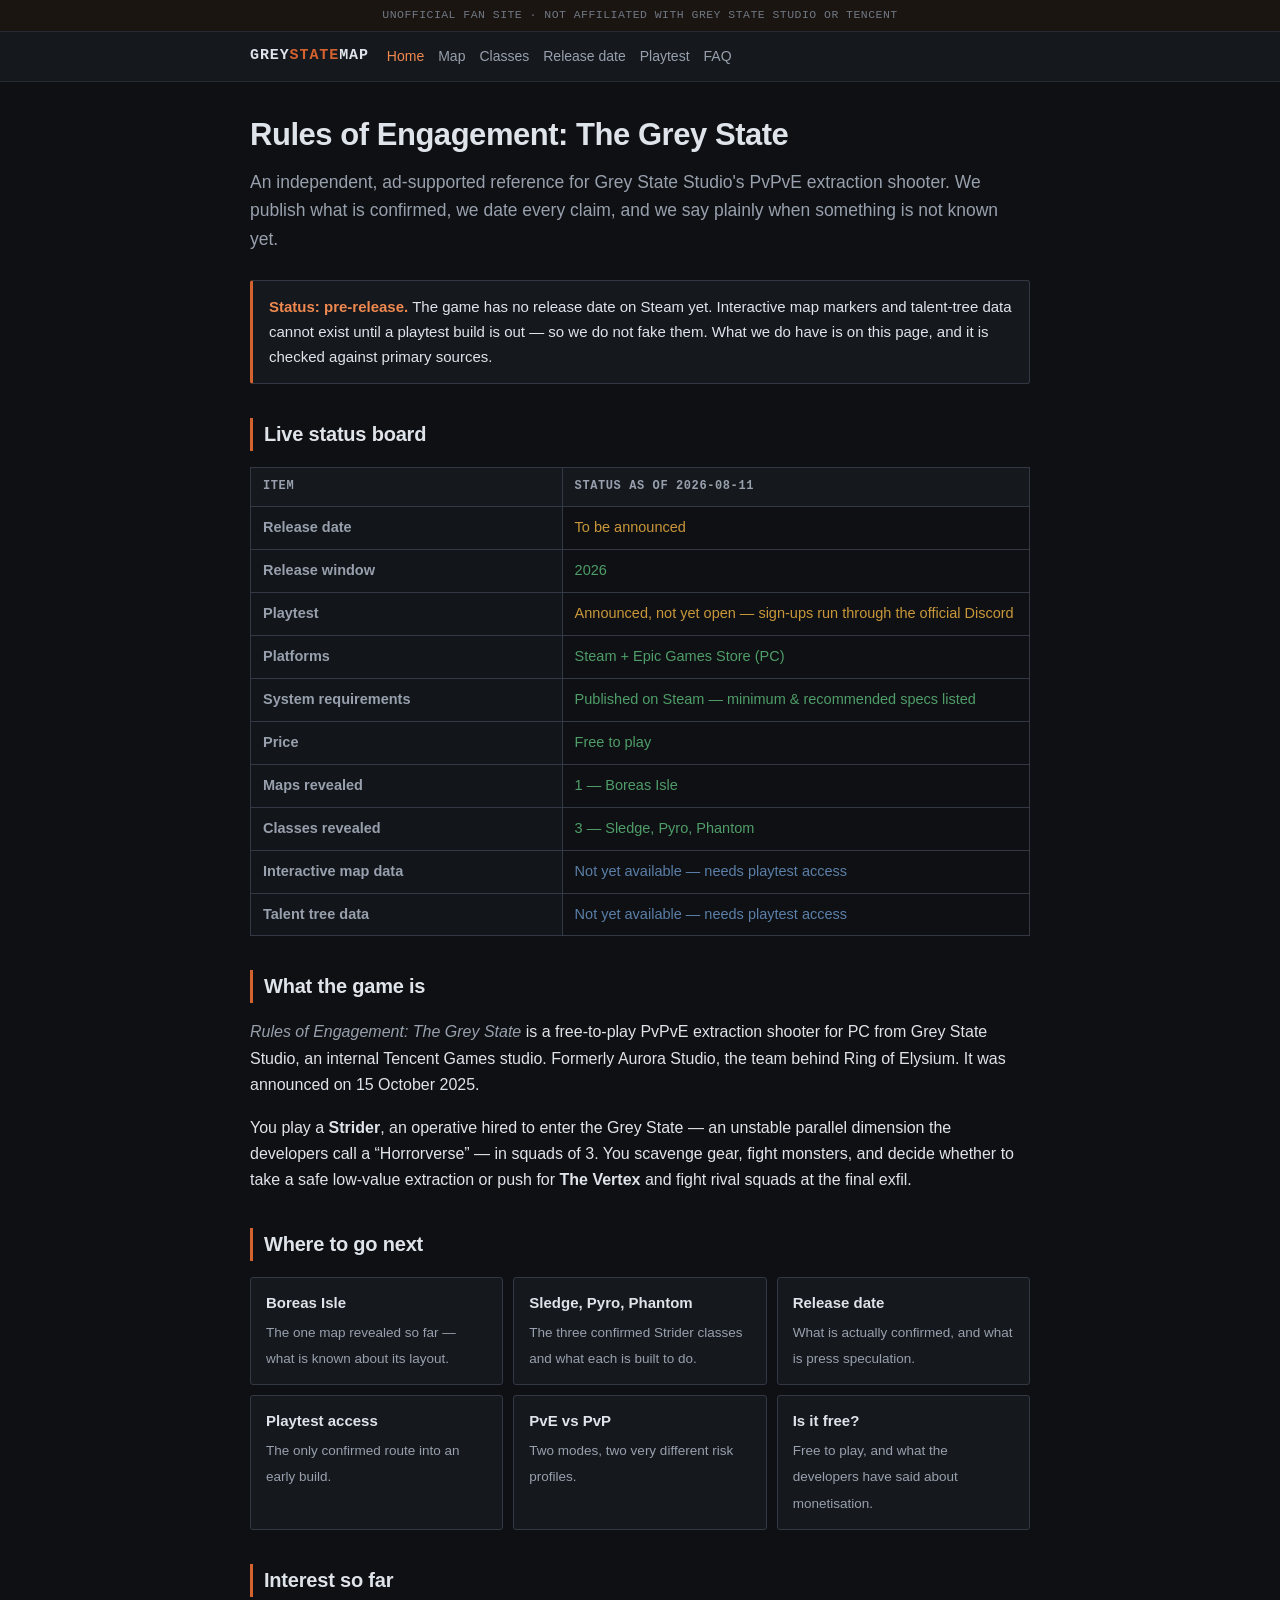
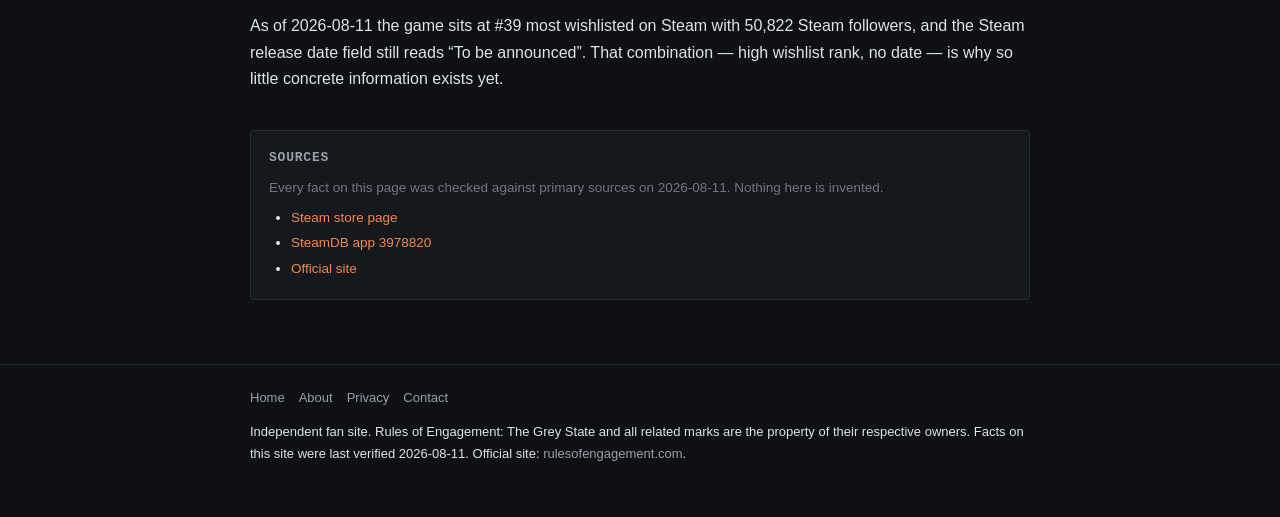
<file: index.html>
<!DOCTYPE html>
<html lang="en">
<head>
<meta charset="utf-8">
<meta name="viewport" content="width=device-width,initial-scale=1">
<title>Rules of Engagement: The Grey State — Map, Classes &amp; Release Tracker</title>
<meta name="description" content="Independent tracker for Rules of Engagement: The Grey State. Release status, Boreas Isle map, the three Strider classes, playtest access and a verified fact log.">
<link rel="canonical" href="https://greystatemap.com/">
<meta property="og:type" content="website">
<meta property="og:title" content="Rules of Engagement: The Grey State — Map, Classes &amp; Release Tracker">
<meta property="og:description" content="Independent tracker for Rules of Engagement: The Grey State. Release status, Boreas Isle map, the three Strider classes, playtest access and a verified fact log.">
<meta property="og:url" content="https://greystatemap.com/">
<meta property="og:site_name" content="GreyStateMap">
<meta name="twitter:card" content="summary_large_image">
<meta name="robots" content="index,follow,max-image-preview:large">
<link rel="icon" href="data:image/svg+xml,<svg xmlns='http://www.w3.org/2000/svg' viewBox='0 0 100 100'><rect width='100' height='100' rx='18' fill='%230e1013'/><path d='M22 74 L50 26 L78 74 Z' fill='none' stroke='%23d4622f' stroke-width='9' stroke-linejoin='round'/><circle cx='50' cy='62' r='7' fill='%23dfe3ea'/></svg>">
<meta property="og:image" content="https://greystatemap.com/og.png">
<meta name="twitter:image" content="https://greystatemap.com/og.png">
<link rel="stylesheet" href="style.css">
<meta name="msvalidate.01" content="692246642874888303302882D98ADB17"><script async src="https://www.googletagmanager.com/gtag/js?id=G-WZKBNHZBZ5"></script><script>window.dataLayer=window.dataLayer||[];function gtag(){dataLayer.push(arguments);}gtag("js",new Date());gtag("config","G-WZKBNHZBZ5");</script>
<script type="application/ld+json">{"@context":"https://schema.org","@type":"VideoGame",
"name":"Rules of Engagement: The Grey State",
"alternateName":"ROE: The Grey State",
"gamePlatform":"PC",
"applicationCategory":"Game",
"publisher":{"@type":"Organization","name":"Grey State Studio"},
"author":{"@type":"Organization","name":"Grey State Studio"},
"sameAs":["https://store.steampowered.com/app/3978820/","https://rulesofengagement.com/"]}</script>
</head>
<body>
<div class="unofficial">UNOFFICIAL FAN SITE &middot; NOT AFFILIATED WITH GREY STATE STUDIO OR TENCENT</div>
<header class="site"><div class="wrap"><div class="bar">
<a class="logo" href="/">GREY<span>STATE</span>MAP</a>
<nav class="main"><a href="/" aria-current="page">Home</a><a href="/boreas-isle-map">Map</a><a href="/classes">Classes</a><a href="/release-date">Release date</a><a href="/playtest">Playtest</a><a href="/faq">FAQ</a></nav>
</div></div></header>
<main><div class="wrap">
<h1>Rules of Engagement: The Grey State</h1>
<p class="lede">An independent, ad-supported reference for Grey State Studio's PvPvE extraction shooter. We publish what is confirmed, we date every claim, and we say plainly when something is not known yet.</p>

<div class="callout">
  <strong>Status: pre-release.</strong> The game has no release date on Steam yet. Interactive map
  markers and talent-tree data cannot exist until a playtest build is out — so we do not fake them.
  What we do have is on this page, and it is checked against primary sources.
</div>

<h2>Live status board</h2>
<table class="tracker"><thead><tr><th>Item</th><th>Status as of 2026-08-11</th></tr></thead><tbody><tr><th scope="row">Release date</th><td class="s-warn">To be announced</td></tr><tr><th scope="row">Release window</th><td class="s-ok">2026</td></tr><tr><th scope="row">Playtest</th><td class="s-warn">Announced, not yet open — sign-ups run through the official Discord</td></tr><tr><th scope="row">Platforms</th><td class="s-ok">Steam + Epic Games Store (PC)</td></tr><tr><th scope="row">System requirements</th><td class="s-ok">Published on Steam — minimum &amp; recommended specs listed</td></tr><tr><th scope="row">Price</th><td class="s-ok">Free to play</td></tr><tr><th scope="row">Maps revealed</th><td class="s-ok">1 — Boreas Isle</td></tr><tr><th scope="row">Classes revealed</th><td class="s-ok">3 — Sledge, Pyro, Phantom</td></tr><tr><th scope="row">Interactive map data</th><td class="s-wait">Not yet available — needs playtest access</td></tr><tr><th scope="row">Talent tree data</th><td class="s-wait">Not yet available — needs playtest access</td></tr></tbody></table>

<h2>What the game is</h2>
<p><em>Rules of Engagement: The Grey State</em> is a free-to-play PvPvE extraction shooter for PC from Grey State Studio,
an internal Tencent Games studio. Formerly Aurora Studio, the team behind Ring of Elysium. It was announced on
15 October 2025.</p>
<p>You play a <strong>Strider</strong>, an operative hired to enter the Grey State — an
unstable parallel dimension the developers call a &ldquo;Horrorverse&rdquo; — in squads of
3. You scavenge gear, fight monsters, and decide whether to take a safe low-value
extraction or push for <strong>The Vertex</strong> and fight rival squads at the final exfil.</p>

<h2>Where to go next</h2>
<ul class="cards">
  <li><a href="/boreas-isle-map"><strong>Boreas Isle</strong><span>The one map revealed so far — what is known about its layout.</span></a></li>
  <li><a href="/classes"><strong>Sledge, Pyro, Phantom</strong><span>The three confirmed Strider classes and what each is built to do.</span></a></li>
  <li><a href="/release-date"><strong>Release date</strong><span>What is actually confirmed, and what is press speculation.</span></a></li>
  <li><a href="/playtest"><strong>Playtest access</strong><span>The only confirmed route into an early build.</span></a></li>
  <li><a href="/pve-vs-pvp"><strong>PvE vs PvP</strong><span>Two modes, two very different risk profiles.</span></a></li>
  <li><a href="/is-it-free"><strong>Is it free?</strong><span>Free to play, and what the developers have said about monetisation.</span></a></li>
</ul>

<h2>Interest so far</h2>
<p>As of 2026-08-11 the game sits at #39 most wishlisted on Steam with 50,822 Steam followers, and the Steam
release date field still reads &ldquo;To be announced&rdquo;. That combination — high wishlist rank,
no date — is why so little concrete information exists yet.</p>

<div class="sources"><h2>Sources</h2><p>Every fact on this page was checked against primary sources on 2026-08-11. Nothing here is invented.</p><ul><li><a href="https://store.steampowered.com/app/3978820/Rules_of_Engagement_The_Grey_State/" rel="nofollow noopener" target="_blank">Steam store page</a></li><li><a href="https://steamdb.info/app/3978820/" rel="nofollow noopener" target="_blank">SteamDB app 3978820</a></li><li><a href="https://rulesofengagement.com/" rel="nofollow noopener" target="_blank">Official site</a></li></ul></div>

</div></main>
<footer class="site"><div class="wrap">
<nav><a href="/">Home</a><a href="/about">About</a><a href="/privacy">Privacy</a>
<a href="mailto:contact@greystatemap.com">Contact</a></nav>
<p>Independent fan site. Rules of Engagement: The Grey State and all related marks are the property of their respective owners.
Facts on this site were last verified 2026-08-11. Official site:
<a href="https://rulesofengagement.com/" rel="nofollow noopener" target="_blank">rulesofengagement.com</a>.</p>
</div></footer>
</body>
</html>
</file>
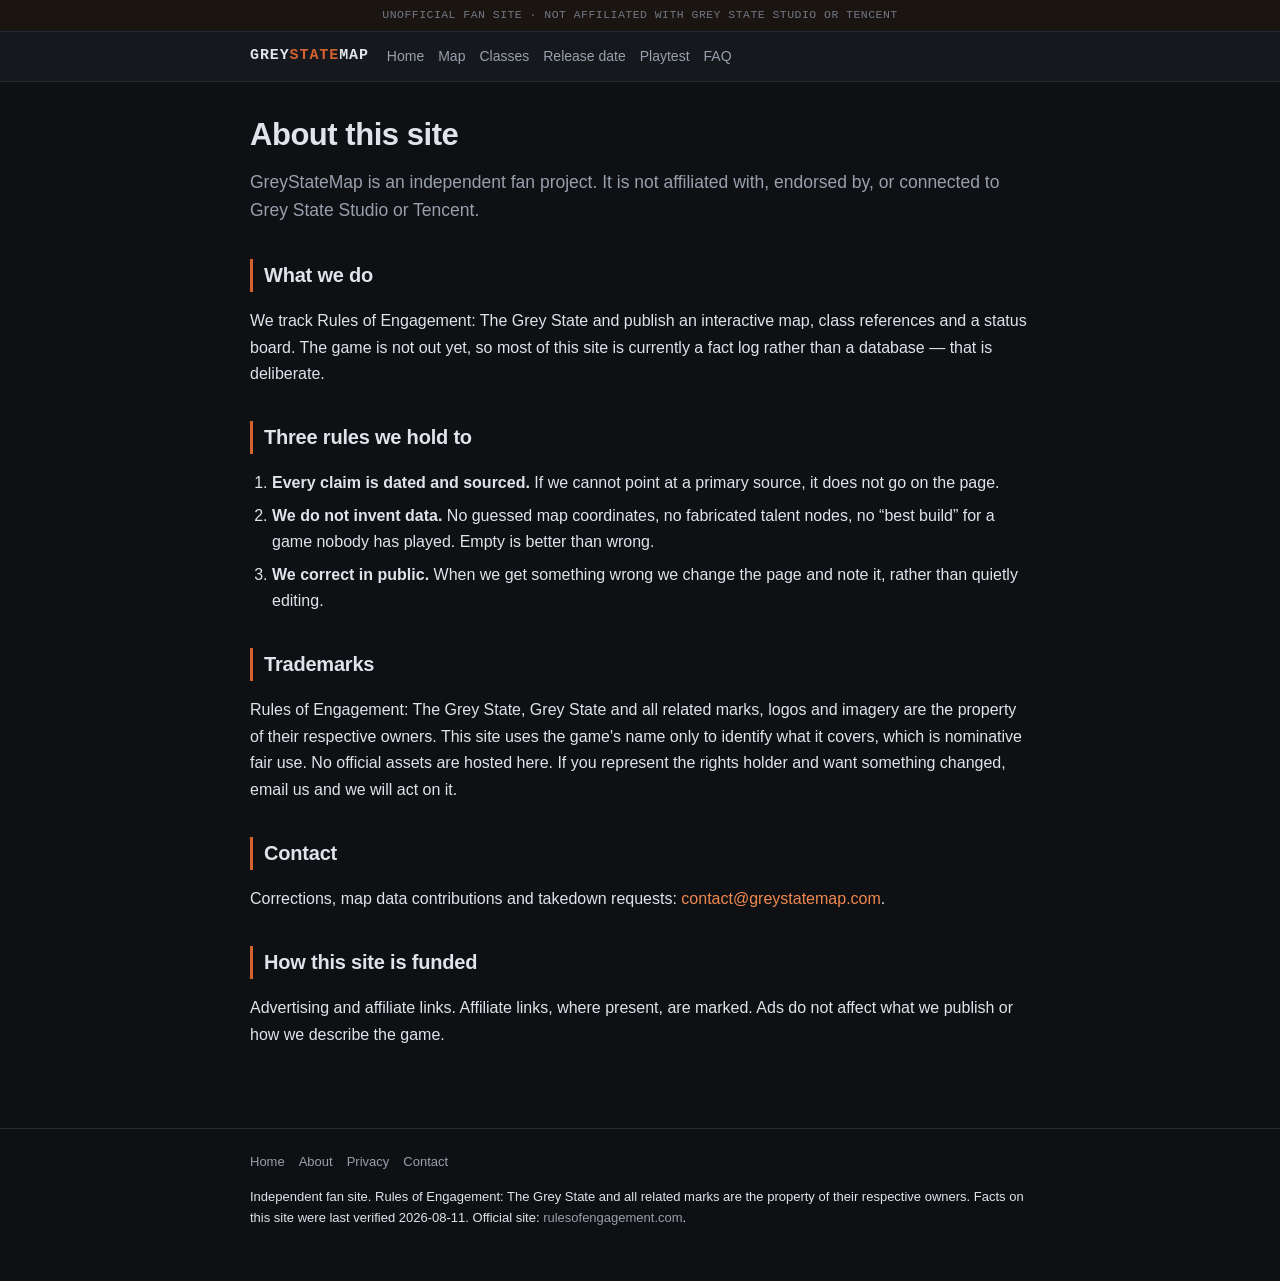
<file: about.html>
<!DOCTYPE html>
<html lang="en">
<head>
<meta charset="utf-8">
<meta name="viewport" content="width=device-width,initial-scale=1">
<title>About GreyStateMap — An Independent Fan Reference</title>
<meta name="description" content="GreyStateMap is an independent, unofficial reference site for Rules of Engagement: The Grey State. How we source facts, what we refuse to publish, and how to reach us.">
<link rel="canonical" href="https://greystatemap.com/about">
<meta property="og:type" content="website">
<meta property="og:title" content="About GreyStateMap — An Independent Fan Reference">
<meta property="og:description" content="GreyStateMap is an independent, unofficial reference site for Rules of Engagement: The Grey State. How we source facts, what we refuse to publish, and how to reach us.">
<meta property="og:url" content="https://greystatemap.com/about">
<meta property="og:site_name" content="GreyStateMap">
<meta name="twitter:card" content="summary_large_image">
<meta name="robots" content="index,follow,max-image-preview:large">
<link rel="icon" href="data:image/svg+xml,<svg xmlns='http://www.w3.org/2000/svg' viewBox='0 0 100 100'><rect width='100' height='100' rx='18' fill='%230e1013'/><path d='M22 74 L50 26 L78 74 Z' fill='none' stroke='%23d4622f' stroke-width='9' stroke-linejoin='round'/><circle cx='50' cy='62' r='7' fill='%23dfe3ea'/></svg>">
<meta property="og:image" content="https://greystatemap.com/og.png">
<meta name="twitter:image" content="https://greystatemap.com/og.png">
<link rel="stylesheet" href="style.css">
<meta name="msvalidate.01" content="692246642874888303302882D98ADB17"><script async src="https://www.googletagmanager.com/gtag/js?id=G-WZKBNHZBZ5"></script><script>window.dataLayer=window.dataLayer||[];function gtag(){dataLayer.push(arguments);}gtag("js",new Date());gtag("config","G-WZKBNHZBZ5");</script>

</head>
<body>
<div class="unofficial">UNOFFICIAL FAN SITE &middot; NOT AFFILIATED WITH GREY STATE STUDIO OR TENCENT</div>
<header class="site"><div class="wrap"><div class="bar">
<a class="logo" href="/">GREY<span>STATE</span>MAP</a>
<nav class="main"><a href="/">Home</a><a href="/boreas-isle-map">Map</a><a href="/classes">Classes</a><a href="/release-date">Release date</a><a href="/playtest">Playtest</a><a href="/faq">FAQ</a></nav>
</div></div></header>
<main><div class="wrap">
<h1>About this site</h1>
<p class="lede">GreyStateMap is an independent fan project. It is not affiliated with, endorsed by, or connected to Grey State Studio or Tencent.</p>

<h2>What we do</h2>
<p>We track Rules of Engagement: The Grey State and publish an interactive map, class references and a status board. The
game is not out yet, so most of this site is currently a fact log rather than a database — that is
deliberate.</p>

<h2>Three rules we hold to</h2>
<ol>
<li><strong>Every claim is dated and sourced.</strong> If we cannot point at a primary source, it does
  not go on the page.</li>
<li><strong>We do not invent data.</strong> No guessed map coordinates, no fabricated talent nodes, no
  &ldquo;best build&rdquo; for a game nobody has played. Empty is better than wrong.</li>
<li><strong>We correct in public.</strong> When we get something wrong we change the page and note it,
  rather than quietly editing.</li>
</ol>

<h2>Trademarks</h2>
<p>Rules of Engagement: The Grey State, Grey State and all related marks, logos and imagery are the property of their
respective owners. This site uses the game's name only to identify what it covers, which is nominative
fair use. No official assets are hosted here. If you represent the rights holder and want something
changed, email us and we will act on it.</p>

<h2>Contact</h2>
<p>Corrections, map data contributions and takedown requests:
<a href="mailto:contact@greystatemap.com">contact@greystatemap.com</a>.</p>

<h2>How this site is funded</h2>
<p>Advertising and affiliate links. Affiliate links, where present, are marked. Ads do not affect what
we publish or how we describe the game.</p>

</div></main>
<footer class="site"><div class="wrap">
<nav><a href="/">Home</a><a href="/about">About</a><a href="/privacy">Privacy</a>
<a href="mailto:contact@greystatemap.com">Contact</a></nav>
<p>Independent fan site. Rules of Engagement: The Grey State and all related marks are the property of their respective owners.
Facts on this site were last verified 2026-08-11. Official site:
<a href="https://rulesofengagement.com/" rel="nofollow noopener" target="_blank">rulesofengagement.com</a>.</p>
</div></footer>
</body>
</html>
</file>
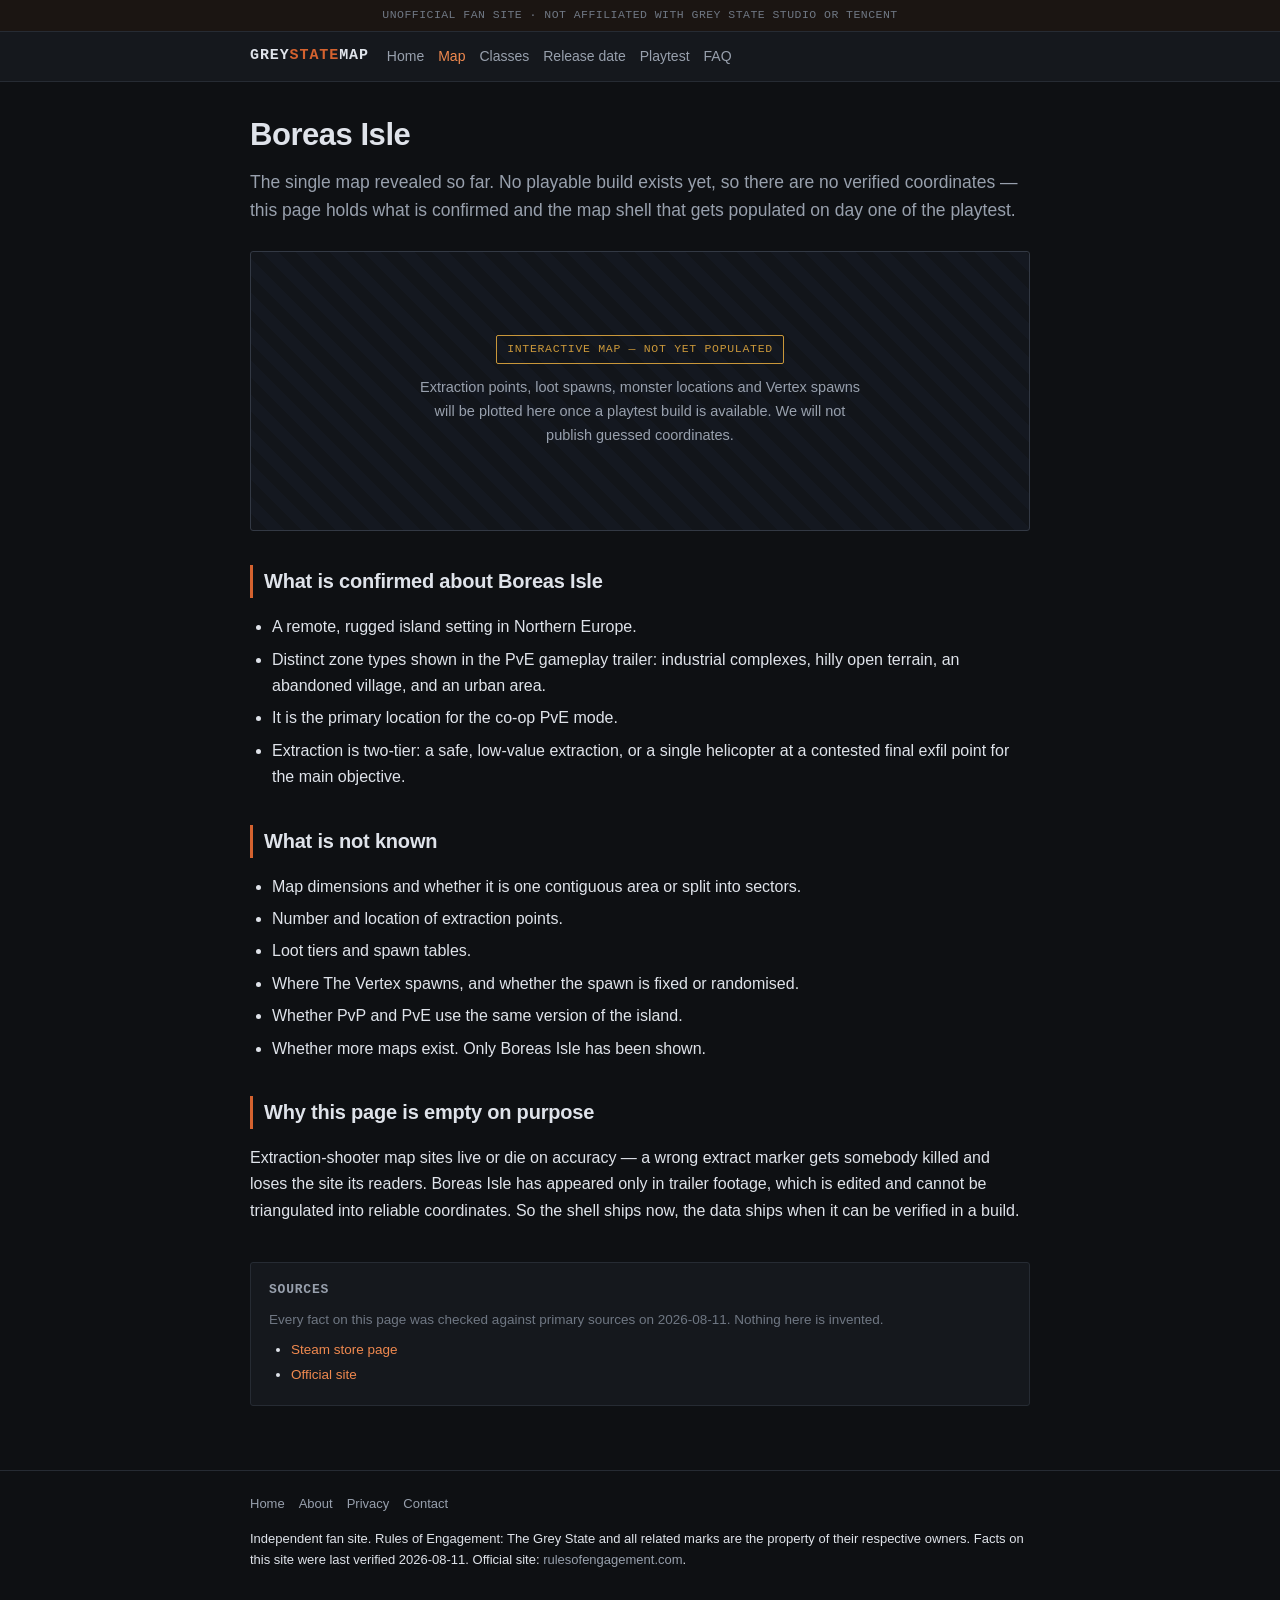
<file: boreas-isle-map.html>
<!DOCTYPE html>
<html lang="en">
<head>
<meta charset="utf-8">
<meta name="viewport" content="width=device-width,initial-scale=1">
<title>Boreas Isle Map — Rules of Engagement: The Grey State</title>
<meta name="description" content="Boreas Isle is the only map revealed for The Grey State. Everything confirmed about its layout, plus an interactive map that goes live the day a playtest build does.">
<link rel="canonical" href="https://greystatemap.com/boreas-isle-map">
<meta property="og:type" content="website">
<meta property="og:title" content="Boreas Isle Map — Rules of Engagement: The Grey State">
<meta property="og:description" content="Boreas Isle is the only map revealed for The Grey State. Everything confirmed about its layout, plus an interactive map that goes live the day a playtest build does.">
<meta property="og:url" content="https://greystatemap.com/boreas-isle-map">
<meta property="og:site_name" content="GreyStateMap">
<meta name="twitter:card" content="summary_large_image">
<meta name="robots" content="index,follow,max-image-preview:large">
<link rel="icon" href="data:image/svg+xml,<svg xmlns='http://www.w3.org/2000/svg' viewBox='0 0 100 100'><rect width='100' height='100' rx='18' fill='%230e1013'/><path d='M22 74 L50 26 L78 74 Z' fill='none' stroke='%23d4622f' stroke-width='9' stroke-linejoin='round'/><circle cx='50' cy='62' r='7' fill='%23dfe3ea'/></svg>">
<meta property="og:image" content="https://greystatemap.com/og.png">
<meta name="twitter:image" content="https://greystatemap.com/og.png">
<link rel="stylesheet" href="style.css">
<meta name="msvalidate.01" content="692246642874888303302882D98ADB17"><script async src="https://www.googletagmanager.com/gtag/js?id=G-WZKBNHZBZ5"></script><script>window.dataLayer=window.dataLayer||[];function gtag(){dataLayer.push(arguments);}gtag("js",new Date());gtag("config","G-WZKBNHZBZ5");</script>

</head>
<body>
<div class="unofficial">UNOFFICIAL FAN SITE &middot; NOT AFFILIATED WITH GREY STATE STUDIO OR TENCENT</div>
<header class="site"><div class="wrap"><div class="bar">
<a class="logo" href="/">GREY<span>STATE</span>MAP</a>
<nav class="main"><a href="/">Home</a><a href="/boreas-isle-map" aria-current="page">Map</a><a href="/classes">Classes</a><a href="/release-date">Release date</a><a href="/playtest">Playtest</a><a href="/faq">FAQ</a></nav>
</div></div></header>
<main><div class="wrap">
<h1>Boreas Isle</h1>
<p class="lede">The single map revealed so far. No playable build exists yet, so there are no verified coordinates — this page holds what is confirmed and the map shell that gets populated on day one of the playtest.</p>

<div class="map-shell" id="map-shell">
  <div class="map-shell-inner">
    <span class="map-badge">Interactive map — not yet populated</span>
    <p>Extraction points, loot spawns, monster locations and Vertex spawns will be plotted here once
    a playtest build is available. We will not publish guessed coordinates.</p>
  </div>
</div>

<h2>What is confirmed about Boreas Isle</h2>
<ul>
<li>A remote, rugged island setting in Northern Europe.</li>
<li>Distinct zone types shown in the PvE gameplay trailer: industrial complexes, hilly open terrain,
  an abandoned village, and an urban area.</li>
<li>It is the primary location for the co-op PvE mode.</li>
<li>Extraction is two-tier: a safe, low-value extraction, or a single helicopter at a contested final
  exfil point for the main objective.</li>
</ul>

<h2>What is not known</h2>
<ul>
<li>Map dimensions and whether it is one contiguous area or split into sectors.</li>
<li>Number and location of extraction points.</li>
<li>Loot tiers and spawn tables.</li>
<li>Where The Vertex spawns, and whether the spawn is fixed or randomised.</li>
<li>Whether PvP and PvE use the same version of the island.</li>
<li>Whether more maps exist. Only Boreas Isle has been shown.</li>
</ul>

<h2>Why this page is empty on purpose</h2>
<p>Extraction-shooter map sites live or die on accuracy — a wrong extract marker gets somebody killed
and loses the site its readers. Boreas Isle has appeared only in trailer footage, which is edited and
cannot be triangulated into reliable coordinates. So the shell ships now, the data ships when it can
be verified in a build.</p>

<div class="sources"><h2>Sources</h2><p>Every fact on this page was checked against primary sources on 2026-08-11. Nothing here is invented.</p><ul><li><a href="https://store.steampowered.com/app/3978820/Rules_of_Engagement_The_Grey_State/" rel="nofollow noopener" target="_blank">Steam store page</a></li><li><a href="https://rulesofengagement.com/" rel="nofollow noopener" target="_blank">Official site</a></li></ul></div>

</div></main>
<footer class="site"><div class="wrap">
<nav><a href="/">Home</a><a href="/about">About</a><a href="/privacy">Privacy</a>
<a href="mailto:contact@greystatemap.com">Contact</a></nav>
<p>Independent fan site. Rules of Engagement: The Grey State and all related marks are the property of their respective owners.
Facts on this site were last verified 2026-08-11. Official site:
<a href="https://rulesofengagement.com/" rel="nofollow noopener" target="_blank">rulesofengagement.com</a>.</p>
</div></footer>
</body>
</html>
</file>
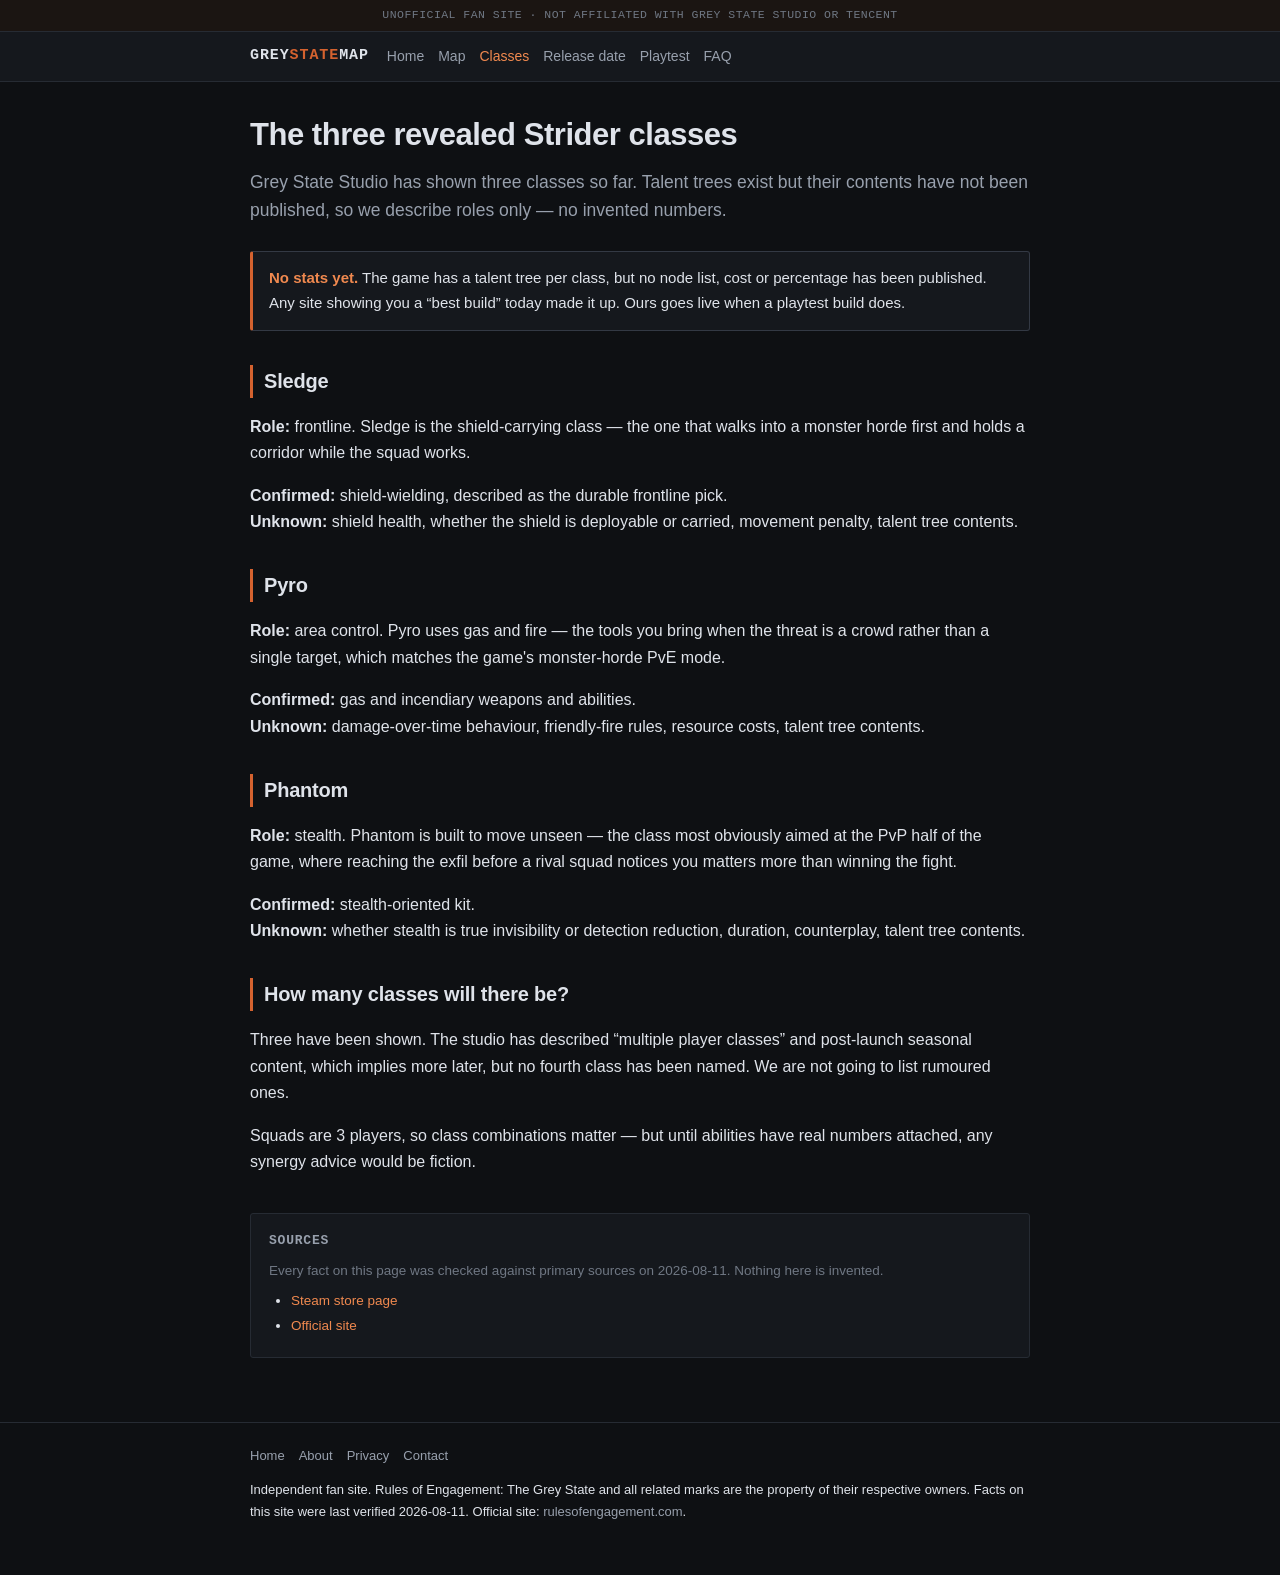
<file: classes.html>
<!DOCTYPE html>
<html lang="en">
<head>
<meta charset="utf-8">
<meta name="viewport" content="width=device-width,initial-scale=1">
<title>Strider Classes: Sledge, Pyro and Phantom Explained</title>
<meta name="description" content="Three Strider classes have been revealed for The Grey State — Sledge, Pyro and Phantom. Here is every confirmed detail about each, and what is still unknown.">
<link rel="canonical" href="https://greystatemap.com/classes">
<meta property="og:type" content="website">
<meta property="og:title" content="Strider Classes: Sledge, Pyro and Phantom Explained">
<meta property="og:description" content="Three Strider classes have been revealed for The Grey State — Sledge, Pyro and Phantom. Here is every confirmed detail about each, and what is still unknown.">
<meta property="og:url" content="https://greystatemap.com/classes">
<meta property="og:site_name" content="GreyStateMap">
<meta name="twitter:card" content="summary_large_image">
<meta name="robots" content="index,follow,max-image-preview:large">
<link rel="icon" href="data:image/svg+xml,<svg xmlns='http://www.w3.org/2000/svg' viewBox='0 0 100 100'><rect width='100' height='100' rx='18' fill='%230e1013'/><path d='M22 74 L50 26 L78 74 Z' fill='none' stroke='%23d4622f' stroke-width='9' stroke-linejoin='round'/><circle cx='50' cy='62' r='7' fill='%23dfe3ea'/></svg>">
<meta property="og:image" content="https://greystatemap.com/og.png">
<meta name="twitter:image" content="https://greystatemap.com/og.png">
<link rel="stylesheet" href="style.css">
<meta name="msvalidate.01" content="692246642874888303302882D98ADB17"><script async src="https://www.googletagmanager.com/gtag/js?id=G-WZKBNHZBZ5"></script><script>window.dataLayer=window.dataLayer||[];function gtag(){dataLayer.push(arguments);}gtag("js",new Date());gtag("config","G-WZKBNHZBZ5");</script>

</head>
<body>
<div class="unofficial">UNOFFICIAL FAN SITE &middot; NOT AFFILIATED WITH GREY STATE STUDIO OR TENCENT</div>
<header class="site"><div class="wrap"><div class="bar">
<a class="logo" href="/">GREY<span>STATE</span>MAP</a>
<nav class="main"><a href="/">Home</a><a href="/boreas-isle-map">Map</a><a href="/classes" aria-current="page">Classes</a><a href="/release-date">Release date</a><a href="/playtest">Playtest</a><a href="/faq">FAQ</a></nav>
</div></div></header>
<main><div class="wrap">
<h1>The three revealed Strider classes</h1>
<p class="lede">Grey State Studio has shown three classes so far. Talent trees exist but their contents have not been published, so we describe roles only — no invented numbers.</p>

<div class="callout">
  <strong>No stats yet.</strong> The game has a talent tree per class, but no node list, cost or
  percentage has been published. Any site showing you a &ldquo;best build&rdquo; today made it up.
  Ours goes live when a playtest build does.
</div>

<h2>Sledge</h2>
<p><strong>Role:</strong> frontline. Sledge is the shield-carrying class — the one that walks into a
monster horde first and holds a corridor while the squad works.</p>
<p><strong>Confirmed:</strong> shield-wielding, described as the durable frontline pick.<br>
<strong>Unknown:</strong> shield health, whether the shield is deployable or carried, movement
penalty, talent tree contents.</p>

<h2>Pyro</h2>
<p><strong>Role:</strong> area control. Pyro uses gas and fire — the tools you bring when the threat
is a crowd rather than a single target, which matches the game's monster-horde PvE mode.</p>
<p><strong>Confirmed:</strong> gas and incendiary weapons and abilities.<br>
<strong>Unknown:</strong> damage-over-time behaviour, friendly-fire rules, resource costs, talent
tree contents.</p>

<h2>Phantom</h2>
<p><strong>Role:</strong> stealth. Phantom is built to move unseen — the class most obviously aimed
at the PvP half of the game, where reaching the exfil before a rival squad notices you matters more
than winning the fight.</p>
<p><strong>Confirmed:</strong> stealth-oriented kit.<br>
<strong>Unknown:</strong> whether stealth is true invisibility or detection reduction, duration,
counterplay, talent tree contents.</p>

<h2>How many classes will there be?</h2>
<p>Three have been shown. The studio has described &ldquo;multiple player classes&rdquo; and
post-launch seasonal content, which implies more later, but no fourth class has been named. We are
not going to list rumoured ones.</p>

<p>Squads are 3 players, so class combinations matter — but until abilities have real
numbers attached, any synergy advice would be fiction.</p>

<div class="sources"><h2>Sources</h2><p>Every fact on this page was checked against primary sources on 2026-08-11. Nothing here is invented.</p><ul><li><a href="https://store.steampowered.com/app/3978820/Rules_of_Engagement_The_Grey_State/" rel="nofollow noopener" target="_blank">Steam store page</a></li><li><a href="https://rulesofengagement.com/" rel="nofollow noopener" target="_blank">Official site</a></li></ul></div>

</div></main>
<footer class="site"><div class="wrap">
<nav><a href="/">Home</a><a href="/about">About</a><a href="/privacy">Privacy</a>
<a href="mailto:contact@greystatemap.com">Contact</a></nav>
<p>Independent fan site. Rules of Engagement: The Grey State and all related marks are the property of their respective owners.
Facts on this site were last verified 2026-08-11. Official site:
<a href="https://rulesofengagement.com/" rel="nofollow noopener" target="_blank">rulesofengagement.com</a>.</p>
</div></footer>
</body>
</html>
</file>
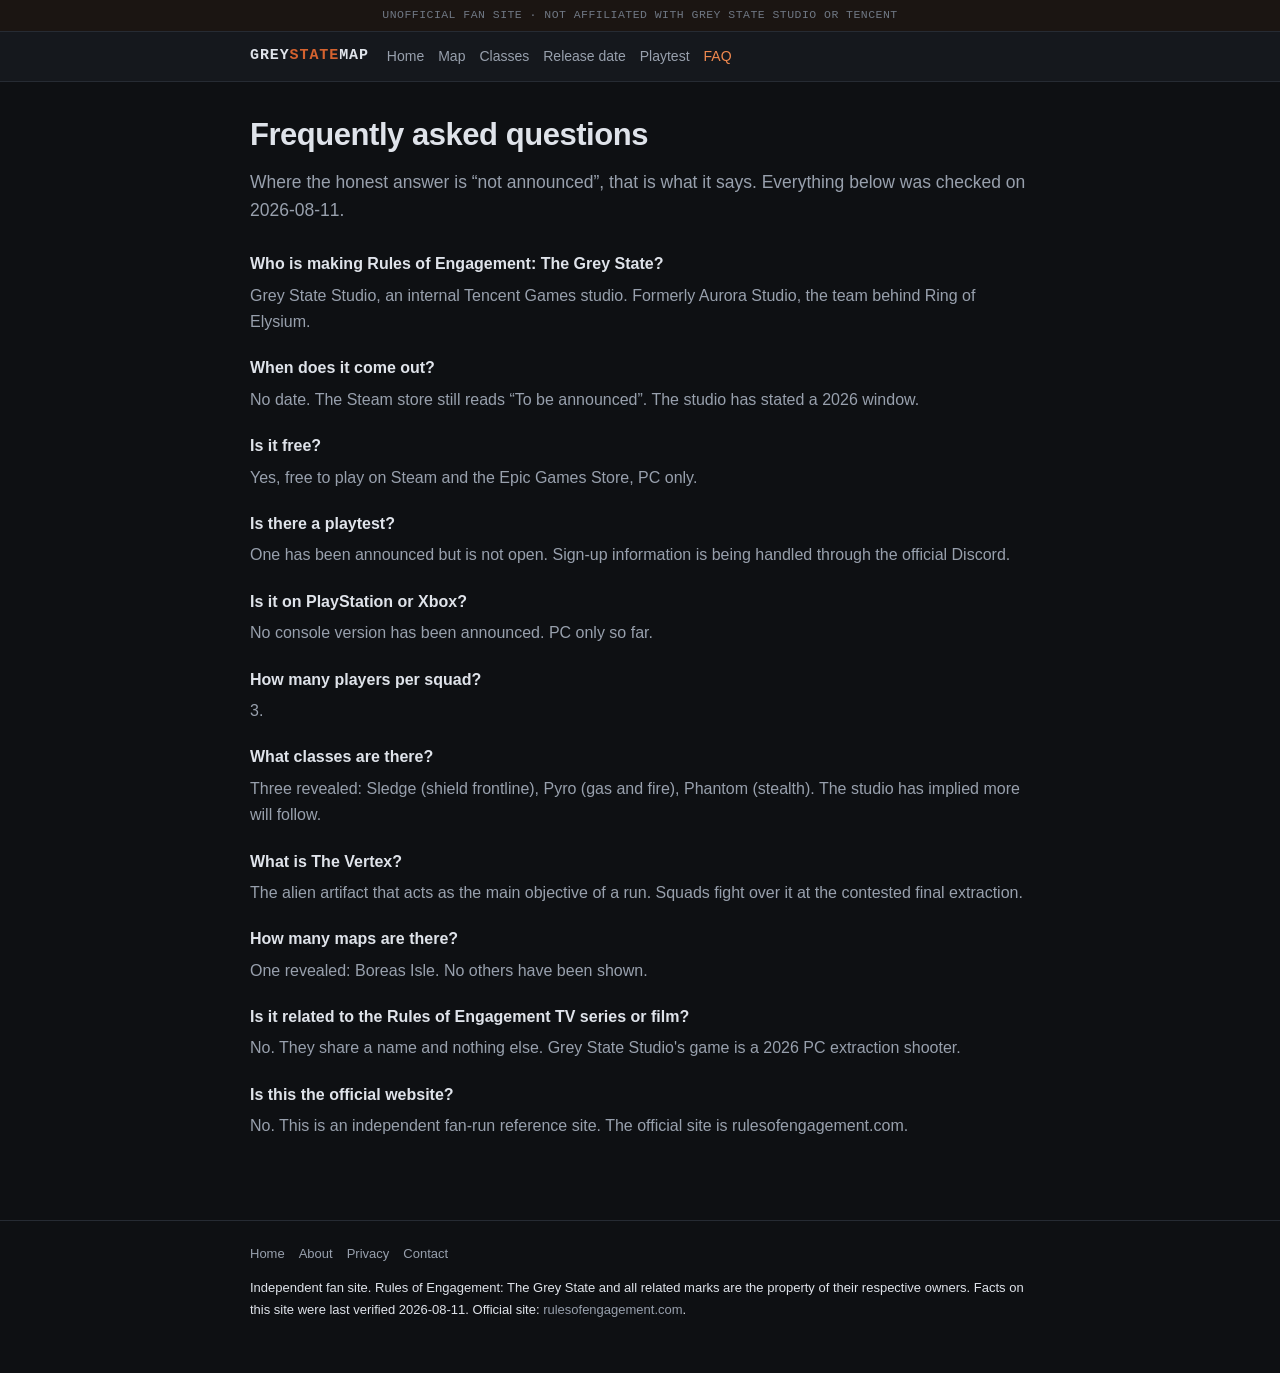
<file: faq.html>
<!DOCTYPE html>
<html lang="en">
<head>
<meta charset="utf-8">
<meta name="viewport" content="width=device-width,initial-scale=1">
<title>Rules of Engagement: The Grey State FAQ</title>
<meta name="description" content="Straight answers about The Grey State: who makes it, when it is out, whether it is free, what the classes are, and which questions genuinely have no answer yet.">
<link rel="canonical" href="https://greystatemap.com/faq">
<meta property="og:type" content="website">
<meta property="og:title" content="Rules of Engagement: The Grey State FAQ">
<meta property="og:description" content="Straight answers about The Grey State: who makes it, when it is out, whether it is free, what the classes are, and which questions genuinely have no answer yet.">
<meta property="og:url" content="https://greystatemap.com/faq">
<meta property="og:site_name" content="GreyStateMap">
<meta name="twitter:card" content="summary_large_image">
<meta name="robots" content="index,follow,max-image-preview:large">
<link rel="icon" href="data:image/svg+xml,<svg xmlns='http://www.w3.org/2000/svg' viewBox='0 0 100 100'><rect width='100' height='100' rx='18' fill='%230e1013'/><path d='M22 74 L50 26 L78 74 Z' fill='none' stroke='%23d4622f' stroke-width='9' stroke-linejoin='round'/><circle cx='50' cy='62' r='7' fill='%23dfe3ea'/></svg>">
<meta property="og:image" content="https://greystatemap.com/og.png">
<meta name="twitter:image" content="https://greystatemap.com/og.png">
<link rel="stylesheet" href="style.css">
<meta name="msvalidate.01" content="692246642874888303302882D98ADB17"><script async src="https://www.googletagmanager.com/gtag/js?id=G-WZKBNHZBZ5"></script><script>window.dataLayer=window.dataLayer||[];function gtag(){dataLayer.push(arguments);}gtag("js",new Date());gtag("config","G-WZKBNHZBZ5");</script>
<script type="application/ld+json">{"@context":"https://schema.org","@type":"FAQPage","mainEntity":[{"@type":"Question","name":"Who is making Rules of Engagement: The Grey State?","acceptedAnswer":{"@type":"Answer","text":"Grey State Studio, an internal Tencent Games studio. Formerly Aurora Studio, the team behind Ring of Elysium."}},{"@type":"Question","name":"When does it come out?","acceptedAnswer":{"@type":"Answer","text":"No date. The Steam store still reads “To be announced”. The studio has stated a 2026 window."}},{"@type":"Question","name":"Is it free?","acceptedAnswer":{"@type":"Answer","text":"Yes, free to play on Steam and the Epic Games Store, PC only."}},{"@type":"Question","name":"Is there a playtest?","acceptedAnswer":{"@type":"Answer","text":"One has been announced but is not open. Sign-up information is being handled through the official Discord."}},{"@type":"Question","name":"Is it on PlayStation or Xbox?","acceptedAnswer":{"@type":"Answer","text":"No console version has been announced. PC only so far."}},{"@type":"Question","name":"How many players per squad?","acceptedAnswer":{"@type":"Answer","text":"3."}},{"@type":"Question","name":"What classes are there?","acceptedAnswer":{"@type":"Answer","text":"Three revealed: Sledge (shield frontline), Pyro (gas and fire), Phantom (stealth). The studio has implied more will follow."}},{"@type":"Question","name":"What is The Vertex?","acceptedAnswer":{"@type":"Answer","text":"The alien artifact that acts as the main objective of a run. Squads fight over it at the contested final extraction."}},{"@type":"Question","name":"How many maps are there?","acceptedAnswer":{"@type":"Answer","text":"One revealed: Boreas Isle. No others have been shown."}},{"@type":"Question","name":"Is it related to the Rules of Engagement TV series or film?","acceptedAnswer":{"@type":"Answer","text":"No. They share a name and nothing else. Grey State Studio's game is a 2026 PC extraction shooter."}},{"@type":"Question","name":"Is this the official website?","acceptedAnswer":{"@type":"Answer","text":"No. This is an independent fan-run reference site. The official site is rulesofengagement.com."}}]}</script>
</head>
<body>
<div class="unofficial">UNOFFICIAL FAN SITE &middot; NOT AFFILIATED WITH GREY STATE STUDIO OR TENCENT</div>
<header class="site"><div class="wrap"><div class="bar">
<a class="logo" href="/">GREY<span>STATE</span>MAP</a>
<nav class="main"><a href="/">Home</a><a href="/boreas-isle-map">Map</a><a href="/classes">Classes</a><a href="/release-date">Release date</a><a href="/playtest">Playtest</a><a href="/faq" aria-current="page">FAQ</a></nav>
</div></div></header>
<main><div class="wrap">
<h1>Frequently asked questions</h1>
<p class="lede">Where the honest answer is &ldquo;not announced&rdquo;, that is what it says. Everything below was checked on 2026-08-11.</p>
<dl class="faq"><dt>Who is making Rules of Engagement: The Grey State?</dt><dd>Grey State Studio, an internal Tencent Games studio. Formerly Aurora Studio, the team behind Ring of Elysium.</dd><dt>When does it come out?</dt><dd>No date. The Steam store still reads &ldquo;To be announced&rdquo;. The studio has stated a 2026 window.</dd><dt>Is it free?</dt><dd>Yes, free to play on Steam and the Epic Games Store, PC only.</dd><dt>Is there a playtest?</dt><dd>One has been announced but is not open. Sign-up information is being handled through the official Discord.</dd><dt>Is it on PlayStation or Xbox?</dt><dd>No console version has been announced. PC only so far.</dd><dt>How many players per squad?</dt><dd>3.</dd><dt>What classes are there?</dt><dd>Three revealed: Sledge (shield frontline), Pyro (gas and fire), Phantom (stealth). The studio has implied more will follow.</dd><dt>What is The Vertex?</dt><dd>The alien artifact that acts as the main objective of a run. Squads fight over it at the contested final extraction.</dd><dt>How many maps are there?</dt><dd>One revealed: Boreas Isle. No others have been shown.</dd><dt>Is it related to the Rules of Engagement TV series or film?</dt><dd>No. They share a name and nothing else. Grey State Studio's game is a 2026 PC extraction shooter.</dd><dt>Is this the official website?</dt><dd>No. This is an independent fan-run reference site. The official site is rulesofengagement.com.</dd></dl>
</div></main>
<footer class="site"><div class="wrap">
<nav><a href="/">Home</a><a href="/about">About</a><a href="/privacy">Privacy</a>
<a href="mailto:contact@greystatemap.com">Contact</a></nav>
<p>Independent fan site. Rules of Engagement: The Grey State and all related marks are the property of their respective owners.
Facts on this site were last verified 2026-08-11. Official site:
<a href="https://rulesofengagement.com/" rel="nofollow noopener" target="_blank">rulesofengagement.com</a>.</p>
</div></footer>
</body>
</html>
</file>
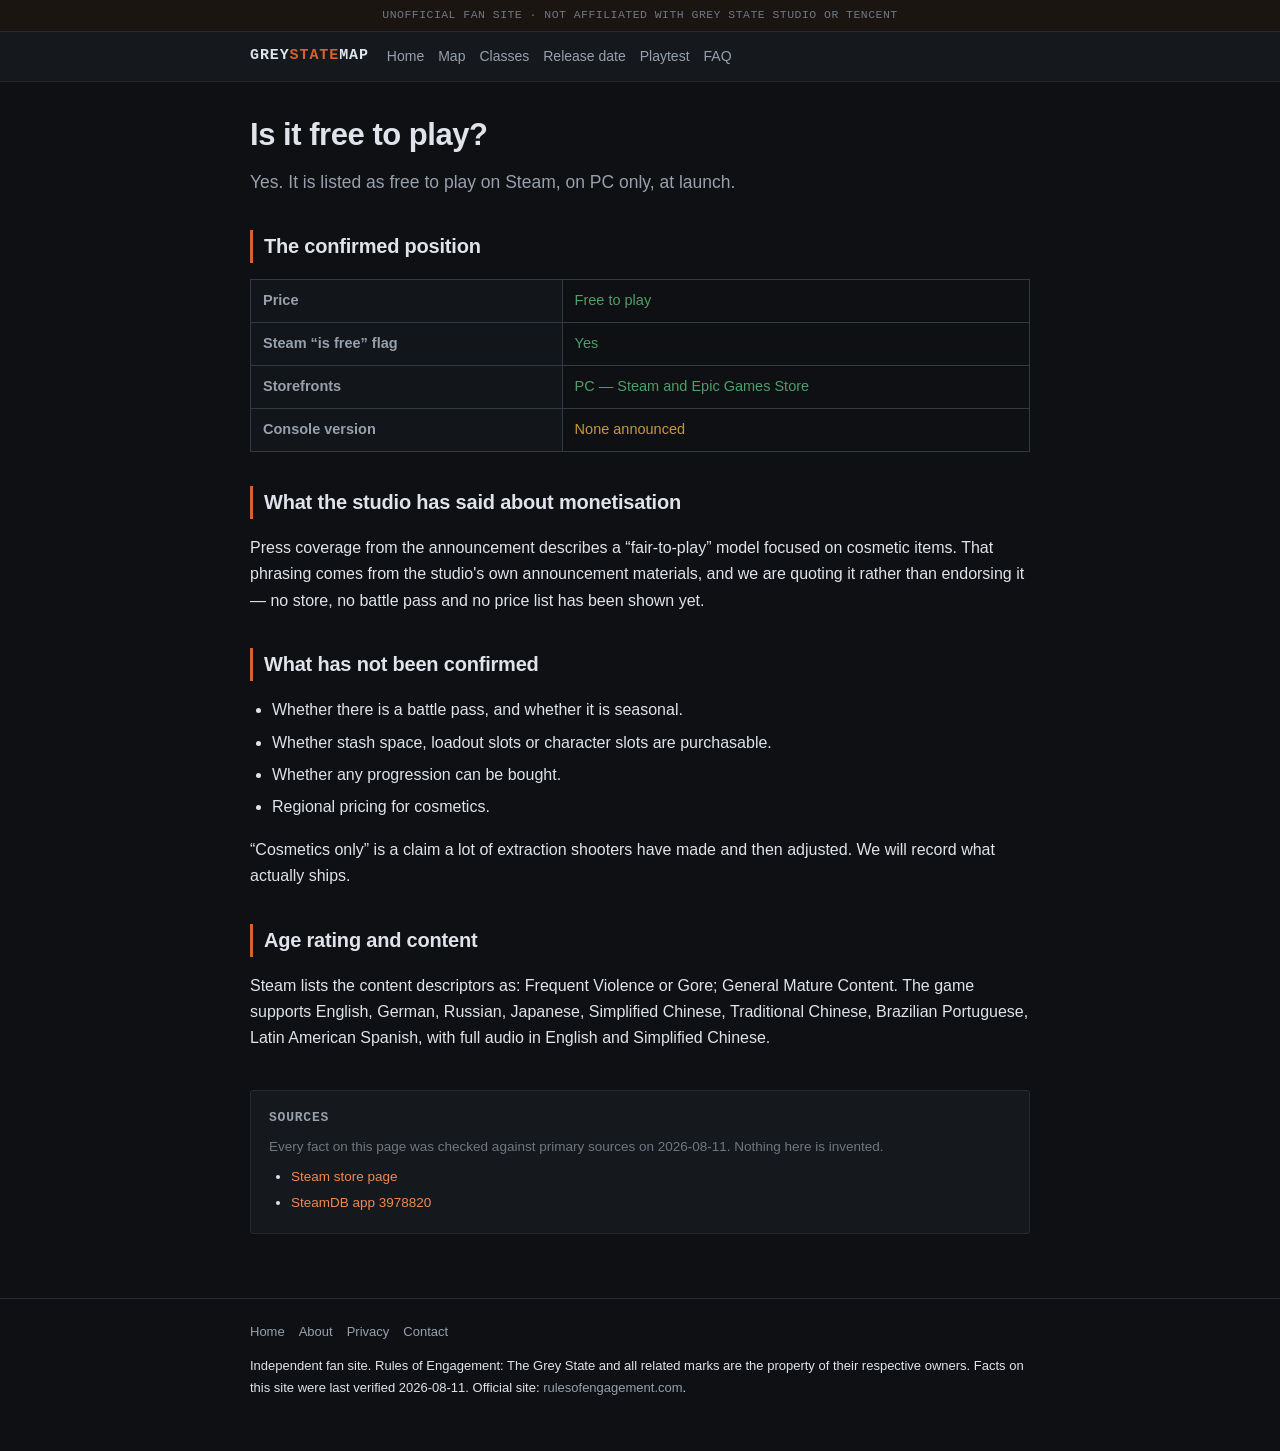
<file: is-it-free.html>
<!DOCTYPE html>
<html lang="en">
<head>
<meta charset="utf-8">
<meta name="viewport" content="width=device-width,initial-scale=1">
<title>Is Rules of Engagement: The Grey State Free to Play?</title>
<meta name="description" content="Yes — The Grey State is free to play on Steam and the Epic Games Store. Here is what the studio has said about monetisation, and what has not been confirmed.">
<link rel="canonical" href="https://greystatemap.com/is-it-free">
<meta property="og:type" content="website">
<meta property="og:title" content="Is Rules of Engagement: The Grey State Free to Play?">
<meta property="og:description" content="Yes — The Grey State is free to play on Steam and the Epic Games Store. Here is what the studio has said about monetisation, and what has not been confirmed.">
<meta property="og:url" content="https://greystatemap.com/is-it-free">
<meta property="og:site_name" content="GreyStateMap">
<meta name="twitter:card" content="summary_large_image">
<meta name="robots" content="index,follow,max-image-preview:large">
<link rel="icon" href="data:image/svg+xml,<svg xmlns='http://www.w3.org/2000/svg' viewBox='0 0 100 100'><rect width='100' height='100' rx='18' fill='%230e1013'/><path d='M22 74 L50 26 L78 74 Z' fill='none' stroke='%23d4622f' stroke-width='9' stroke-linejoin='round'/><circle cx='50' cy='62' r='7' fill='%23dfe3ea'/></svg>">
<meta property="og:image" content="https://greystatemap.com/og.png">
<meta name="twitter:image" content="https://greystatemap.com/og.png">
<link rel="stylesheet" href="style.css">
<meta name="msvalidate.01" content="692246642874888303302882D98ADB17"><script async src="https://www.googletagmanager.com/gtag/js?id=G-WZKBNHZBZ5"></script><script>window.dataLayer=window.dataLayer||[];function gtag(){dataLayer.push(arguments);}gtag("js",new Date());gtag("config","G-WZKBNHZBZ5");</script>

</head>
<body>
<div class="unofficial">UNOFFICIAL FAN SITE &middot; NOT AFFILIATED WITH GREY STATE STUDIO OR TENCENT</div>
<header class="site"><div class="wrap"><div class="bar">
<a class="logo" href="/">GREY<span>STATE</span>MAP</a>
<nav class="main"><a href="/">Home</a><a href="/boreas-isle-map">Map</a><a href="/classes">Classes</a><a href="/release-date">Release date</a><a href="/playtest">Playtest</a><a href="/faq">FAQ</a></nav>
</div></div></header>
<main><div class="wrap">
<h1>Is it free to play?</h1>
<p class="lede">Yes. It is listed as free to play on Steam, on PC only, at launch.</p>

<h2>The confirmed position</h2>
<table class="tracker"><tbody>
<tr><th scope="row">Price</th><td class="s-ok">Free to play</td></tr>
<tr><th scope="row">Steam &ldquo;is free&rdquo; flag</th><td class="s-ok">Yes</td></tr>
<tr><th scope="row">Storefronts</th><td class="s-ok">PC — Steam and Epic Games Store</td></tr>
<tr><th scope="row">Console version</th><td class="s-warn">None announced</td></tr>
</tbody></table>

<h2>What the studio has said about monetisation</h2>
<p>Press coverage from the announcement describes a &ldquo;fair-to-play&rdquo; model focused on
cosmetic items. That phrasing comes from the studio's own announcement materials, and we are quoting
it rather than endorsing it — no store, no battle pass and no price list has been shown yet.</p>

<h2>What has not been confirmed</h2>
<ul>
<li>Whether there is a battle pass, and whether it is seasonal.</li>
<li>Whether stash space, loadout slots or character slots are purchasable.</li>
<li>Whether any progression can be bought.</li>
<li>Regional pricing for cosmetics.</li>
</ul>
<p>&ldquo;Cosmetics only&rdquo; is a claim a lot of extraction shooters have made and then adjusted.
We will record what actually ships.</p>

<h2>Age rating and content</h2>
<p>Steam lists the content descriptors as: Frequent Violence or Gore; General Mature Content. The game supports
English, German, Russian, Japanese, Simplified Chinese, Traditional Chinese, Brazilian Portuguese, Latin American Spanish, with full audio in English and Simplified Chinese.</p>

<div class="sources"><h2>Sources</h2><p>Every fact on this page was checked against primary sources on 2026-08-11. Nothing here is invented.</p><ul><li><a href="https://store.steampowered.com/app/3978820/Rules_of_Engagement_The_Grey_State/" rel="nofollow noopener" target="_blank">Steam store page</a></li><li><a href="https://steamdb.info/app/3978820/" rel="nofollow noopener" target="_blank">SteamDB app 3978820</a></li></ul></div>

</div></main>
<footer class="site"><div class="wrap">
<nav><a href="/">Home</a><a href="/about">About</a><a href="/privacy">Privacy</a>
<a href="mailto:contact@greystatemap.com">Contact</a></nav>
<p>Independent fan site. Rules of Engagement: The Grey State and all related marks are the property of their respective owners.
Facts on this site were last verified 2026-08-11. Official site:
<a href="https://rulesofengagement.com/" rel="nofollow noopener" target="_blank">rulesofengagement.com</a>.</p>
</div></footer>
</body>
</html>
</file>
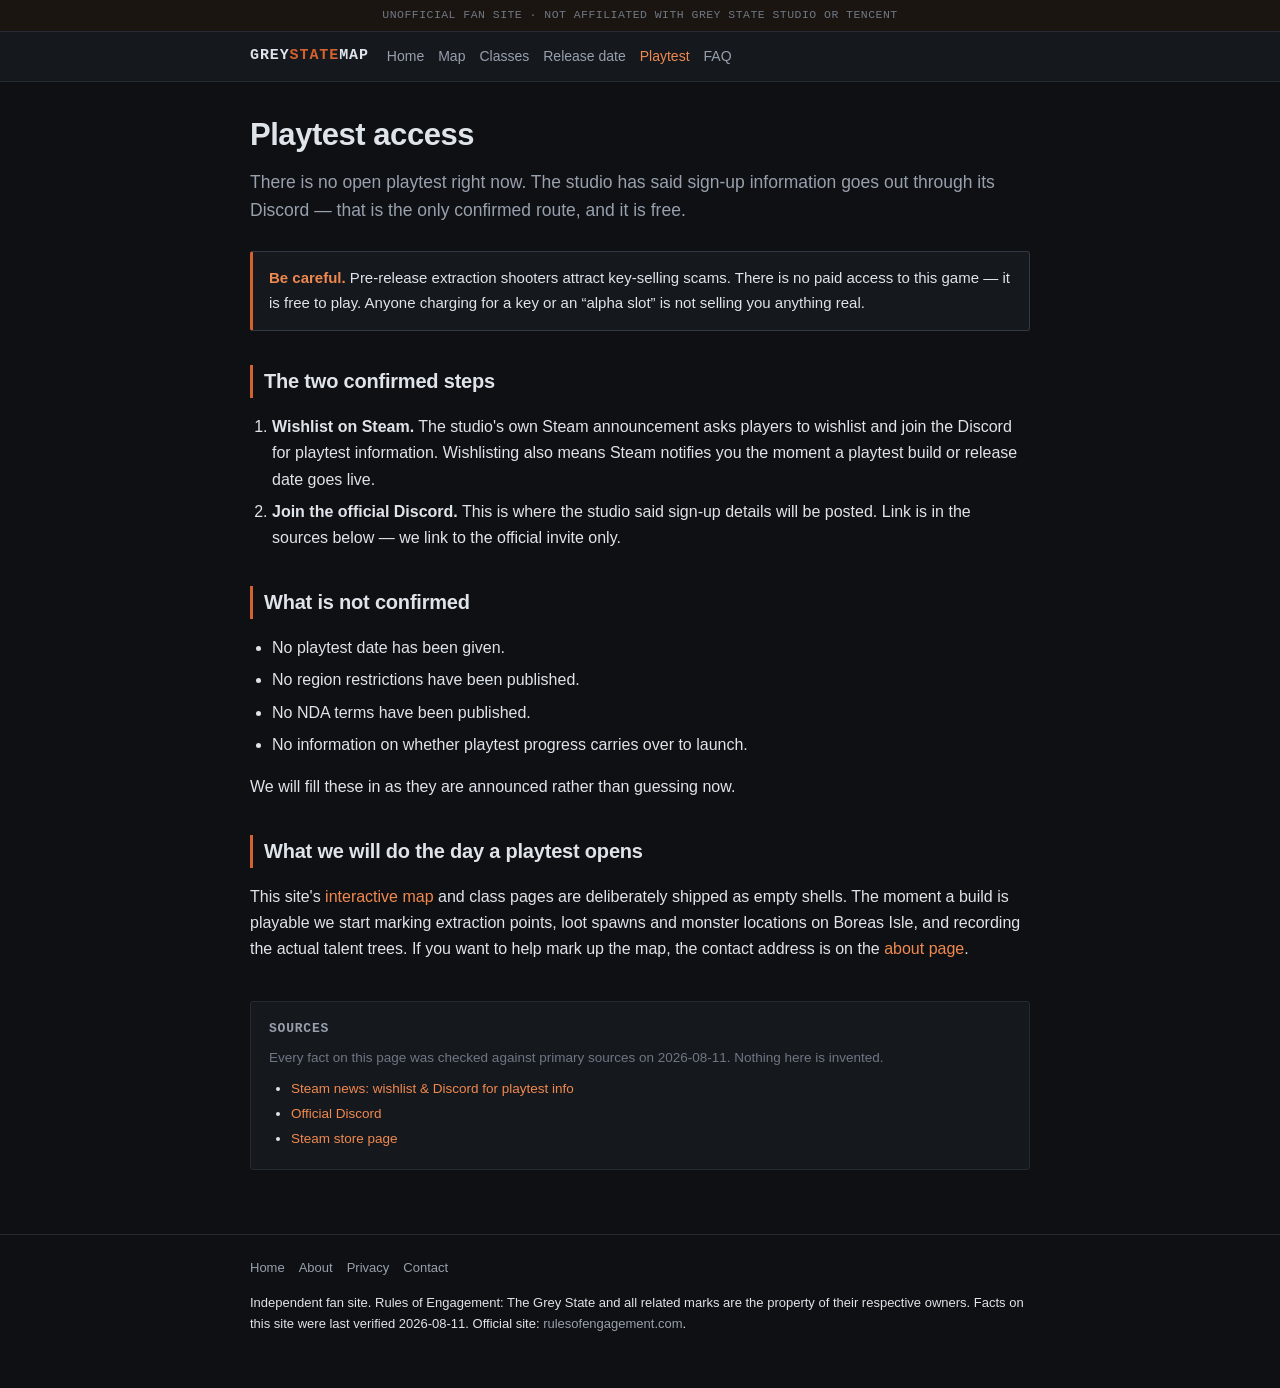
<file: playtest.html>
<!DOCTYPE html>
<html lang="en">
<head>
<meta charset="utf-8">
<meta name="viewport" content="width=device-width,initial-scale=1">
<title>How to Join the Rules of Engagement: The Grey State Playtest</title>
<meta name="description" content="A playtest has been announced but is not open yet. The only confirmed route in is the official Discord plus a Steam wishlist. Here is what that means in practice.">
<link rel="canonical" href="https://greystatemap.com/playtest">
<meta property="og:type" content="website">
<meta property="og:title" content="How to Join the Rules of Engagement: The Grey State Playtest">
<meta property="og:description" content="A playtest has been announced but is not open yet. The only confirmed route in is the official Discord plus a Steam wishlist. Here is what that means in practice.">
<meta property="og:url" content="https://greystatemap.com/playtest">
<meta property="og:site_name" content="GreyStateMap">
<meta name="twitter:card" content="summary_large_image">
<meta name="robots" content="index,follow,max-image-preview:large">
<link rel="icon" href="data:image/svg+xml,<svg xmlns='http://www.w3.org/2000/svg' viewBox='0 0 100 100'><rect width='100' height='100' rx='18' fill='%230e1013'/><path d='M22 74 L50 26 L78 74 Z' fill='none' stroke='%23d4622f' stroke-width='9' stroke-linejoin='round'/><circle cx='50' cy='62' r='7' fill='%23dfe3ea'/></svg>">
<meta property="og:image" content="https://greystatemap.com/og.png">
<meta name="twitter:image" content="https://greystatemap.com/og.png">
<link rel="stylesheet" href="style.css">
<meta name="msvalidate.01" content="692246642874888303302882D98ADB17"><script async src="https://www.googletagmanager.com/gtag/js?id=G-WZKBNHZBZ5"></script><script>window.dataLayer=window.dataLayer||[];function gtag(){dataLayer.push(arguments);}gtag("js",new Date());gtag("config","G-WZKBNHZBZ5");</script>

</head>
<body>
<div class="unofficial">UNOFFICIAL FAN SITE &middot; NOT AFFILIATED WITH GREY STATE STUDIO OR TENCENT</div>
<header class="site"><div class="wrap"><div class="bar">
<a class="logo" href="/">GREY<span>STATE</span>MAP</a>
<nav class="main"><a href="/">Home</a><a href="/boreas-isle-map">Map</a><a href="/classes">Classes</a><a href="/release-date">Release date</a><a href="/playtest" aria-current="page">Playtest</a><a href="/faq">FAQ</a></nav>
</div></div></header>
<main><div class="wrap">
<h1>Playtest access</h1>
<p class="lede">There is no open playtest right now. The studio has said sign-up information goes out through its Discord — that is the only confirmed route, and it is free.</p>

<div class="callout">
  <strong>Be careful.</strong> Pre-release extraction shooters attract key-selling scams. There is no
  paid access to this game — it is free to play. Anyone charging for a key or an &ldquo;alpha
  slot&rdquo; is not selling you anything real.
</div>

<h2>The two confirmed steps</h2>
<ol>
<li><strong>Wishlist on Steam.</strong> The studio's own Steam announcement asks players to wishlist
  and join the Discord for playtest information. Wishlisting also means Steam notifies you the moment
  a playtest build or release date goes live.</li>
<li><strong>Join the official Discord.</strong> This is where the studio said sign-up details will be
  posted. Link is in the sources below — we link to the official invite only.</li>
</ol>

<h2>What is not confirmed</h2>
<ul>
<li>No playtest date has been given.</li>
<li>No region restrictions have been published.</li>
<li>No NDA terms have been published.</li>
<li>No information on whether playtest progress carries over to launch.</li>
</ul>
<p>We will fill these in as they are announced rather than guessing now.</p>

<h2>What we will do the day a playtest opens</h2>
<p>This site's <a href="/boreas-isle-map">interactive map</a> and class pages are deliberately
shipped as empty shells. The moment a build is playable we start marking extraction points, loot
spawns and monster locations on Boreas Isle, and recording the actual talent trees. If you want to
help mark up the map, the contact address is on the <a href="/about">about page</a>.</p>

<div class="sources"><h2>Sources</h2><p>Every fact on this page was checked against primary sources on 2026-08-11. Nothing here is invented.</p><ul><li><a href="https://store.steampowered.com/news/app/3978820/view/538867929962250261" rel="nofollow noopener" target="_blank">Steam news: wishlist & Discord for playtest info</a></li><li><a href="https://discord.gg/rulesofengagement" rel="nofollow noopener" target="_blank">Official Discord</a></li><li><a href="https://store.steampowered.com/app/3978820/Rules_of_Engagement_The_Grey_State/" rel="nofollow noopener" target="_blank">Steam store page</a></li></ul></div>

</div></main>
<footer class="site"><div class="wrap">
<nav><a href="/">Home</a><a href="/about">About</a><a href="/privacy">Privacy</a>
<a href="mailto:contact@greystatemap.com">Contact</a></nav>
<p>Independent fan site. Rules of Engagement: The Grey State and all related marks are the property of their respective owners.
Facts on this site were last verified 2026-08-11. Official site:
<a href="https://rulesofengagement.com/" rel="nofollow noopener" target="_blank">rulesofengagement.com</a>.</p>
</div></footer>
</body>
</html>
</file>
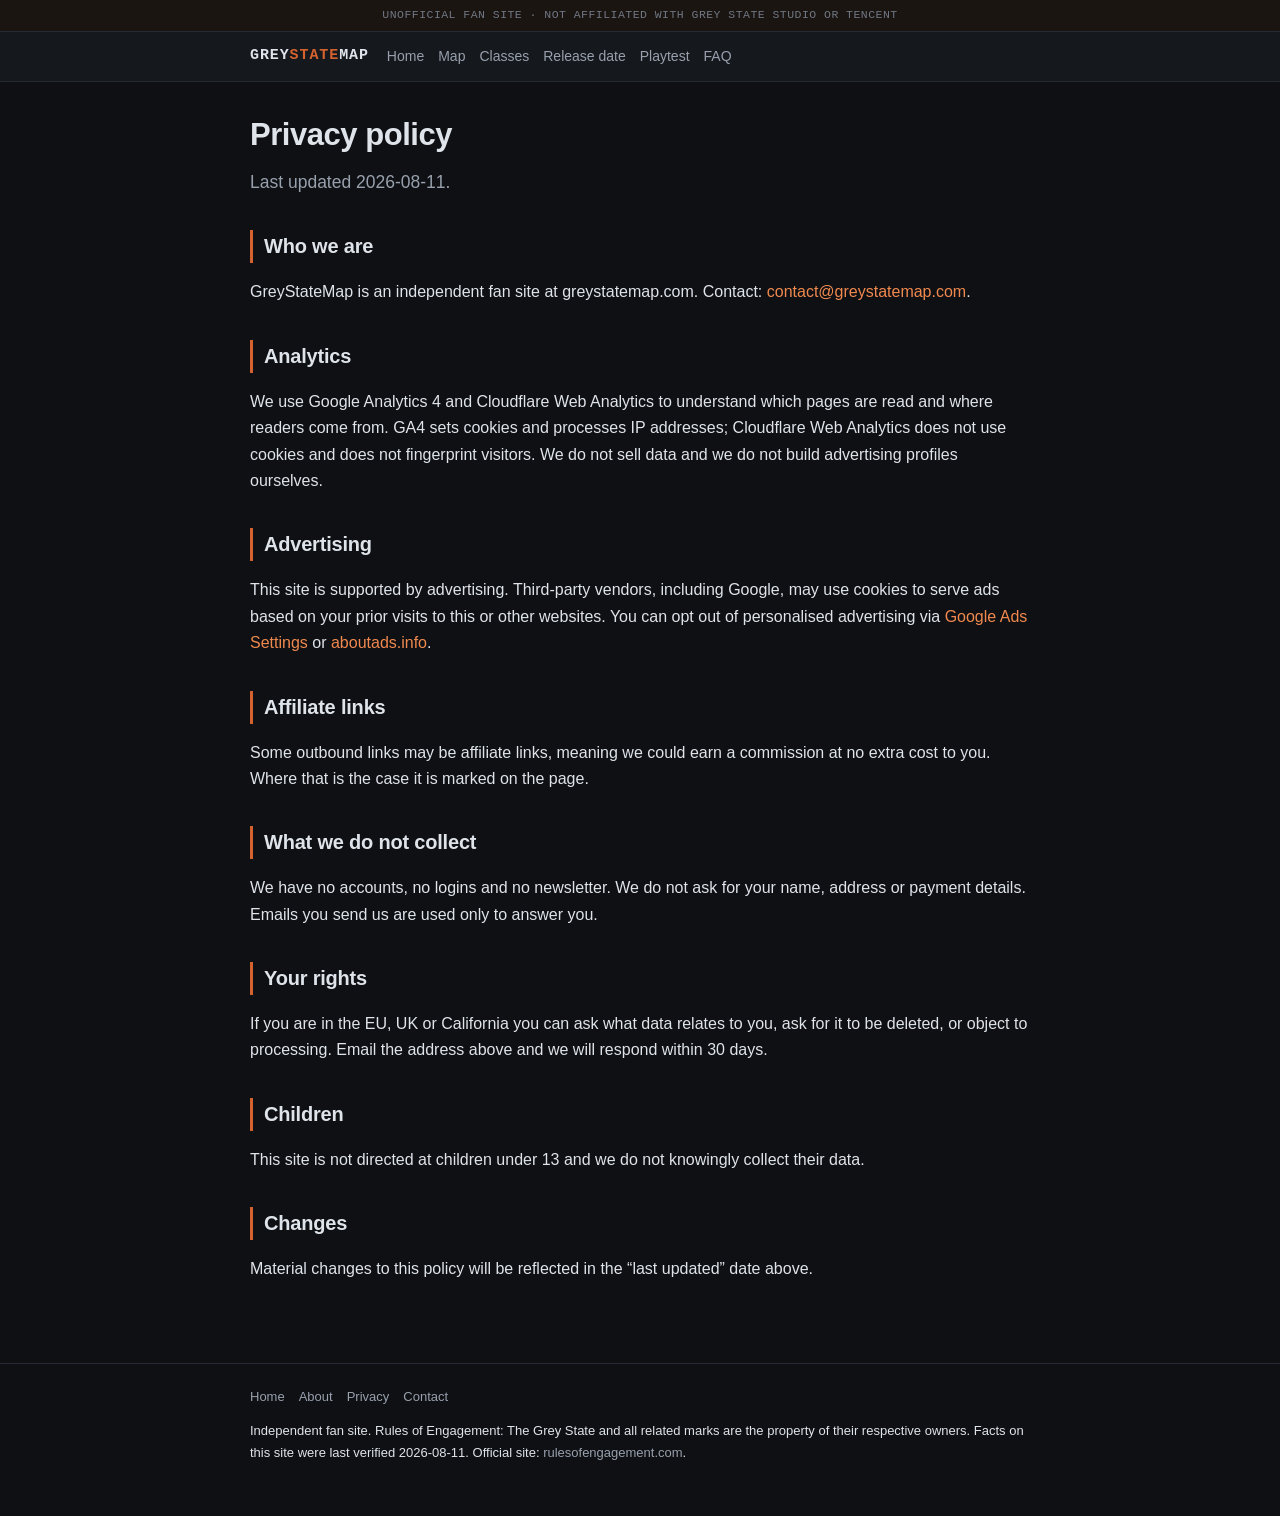
<file: privacy.html>
<!DOCTYPE html>
<html lang="en">
<head>
<meta charset="utf-8">
<meta name="viewport" content="width=device-width,initial-scale=1">
<title>Privacy Policy — GreyStateMap</title>
<meta name="description" content="How GreyStateMap handles analytics, cookies, advertising and your data, and how to opt out or contact us about it.">
<link rel="canonical" href="https://greystatemap.com/privacy">
<meta property="og:type" content="website">
<meta property="og:title" content="Privacy Policy — GreyStateMap">
<meta property="og:description" content="How GreyStateMap handles analytics, cookies, advertising and your data, and how to opt out or contact us about it.">
<meta property="og:url" content="https://greystatemap.com/privacy">
<meta property="og:site_name" content="GreyStateMap">
<meta name="twitter:card" content="summary_large_image">
<meta name="robots" content="index,follow,max-image-preview:large">
<link rel="icon" href="data:image/svg+xml,<svg xmlns='http://www.w3.org/2000/svg' viewBox='0 0 100 100'><rect width='100' height='100' rx='18' fill='%230e1013'/><path d='M22 74 L50 26 L78 74 Z' fill='none' stroke='%23d4622f' stroke-width='9' stroke-linejoin='round'/><circle cx='50' cy='62' r='7' fill='%23dfe3ea'/></svg>">
<meta property="og:image" content="https://greystatemap.com/og.png">
<meta name="twitter:image" content="https://greystatemap.com/og.png">
<link rel="stylesheet" href="style.css">
<meta name="msvalidate.01" content="692246642874888303302882D98ADB17"><script async src="https://www.googletagmanager.com/gtag/js?id=G-WZKBNHZBZ5"></script><script>window.dataLayer=window.dataLayer||[];function gtag(){dataLayer.push(arguments);}gtag("js",new Date());gtag("config","G-WZKBNHZBZ5");</script>

</head>
<body>
<div class="unofficial">UNOFFICIAL FAN SITE &middot; NOT AFFILIATED WITH GREY STATE STUDIO OR TENCENT</div>
<header class="site"><div class="wrap"><div class="bar">
<a class="logo" href="/">GREY<span>STATE</span>MAP</a>
<nav class="main"><a href="/">Home</a><a href="/boreas-isle-map">Map</a><a href="/classes">Classes</a><a href="/release-date">Release date</a><a href="/playtest">Playtest</a><a href="/faq">FAQ</a></nav>
</div></div></header>
<main><div class="wrap">
<h1>Privacy policy</h1>
<p class="lede">Last updated 2026-08-11.</p>

<h2>Who we are</h2>
<p>GreyStateMap is an independent fan site at greystatemap.com. Contact:
<a href="mailto:contact@greystatemap.com">contact@greystatemap.com</a>.</p>

<h2>Analytics</h2>
<p>We use Google Analytics 4 and Cloudflare Web Analytics to understand which pages are read and
where readers come from. GA4 sets cookies and processes IP addresses; Cloudflare Web Analytics does
not use cookies and does not fingerprint visitors. We do not sell data and we do not build advertising
profiles ourselves.</p>

<h2>Advertising</h2>
<p>This site is supported by advertising. Third-party vendors, including Google, may use cookies to
serve ads based on your prior visits to this or other websites. You can opt out of personalised
advertising via <a href="https://www.google.com/settings/ads" rel="nofollow noopener" target="_blank">Google
Ads Settings</a> or <a href="https://www.aboutads.info/choices/" rel="nofollow noopener" target="_blank">aboutads.info</a>.</p>

<h2>Affiliate links</h2>
<p>Some outbound links may be affiliate links, meaning we could earn a commission at no extra cost to
you. Where that is the case it is marked on the page.</p>

<h2>What we do not collect</h2>
<p>We have no accounts, no logins and no newsletter. We do not ask for your name, address or payment
details. Emails you send us are used only to answer you.</p>

<h2>Your rights</h2>
<p>If you are in the EU, UK or California you can ask what data relates to you, ask for it to be
deleted, or object to processing. Email the address above and we will respond within 30 days.</p>

<h2>Children</h2>
<p>This site is not directed at children under 13 and we do not knowingly collect their data.</p>

<h2>Changes</h2>
<p>Material changes to this policy will be reflected in the &ldquo;last updated&rdquo; date above.</p>

</div></main>
<footer class="site"><div class="wrap">
<nav><a href="/">Home</a><a href="/about">About</a><a href="/privacy">Privacy</a>
<a href="mailto:contact@greystatemap.com">Contact</a></nav>
<p>Independent fan site. Rules of Engagement: The Grey State and all related marks are the property of their respective owners.
Facts on this site were last verified 2026-08-11. Official site:
<a href="https://rulesofengagement.com/" rel="nofollow noopener" target="_blank">rulesofengagement.com</a>.</p>
</div></footer>
</body>
</html>
</file>
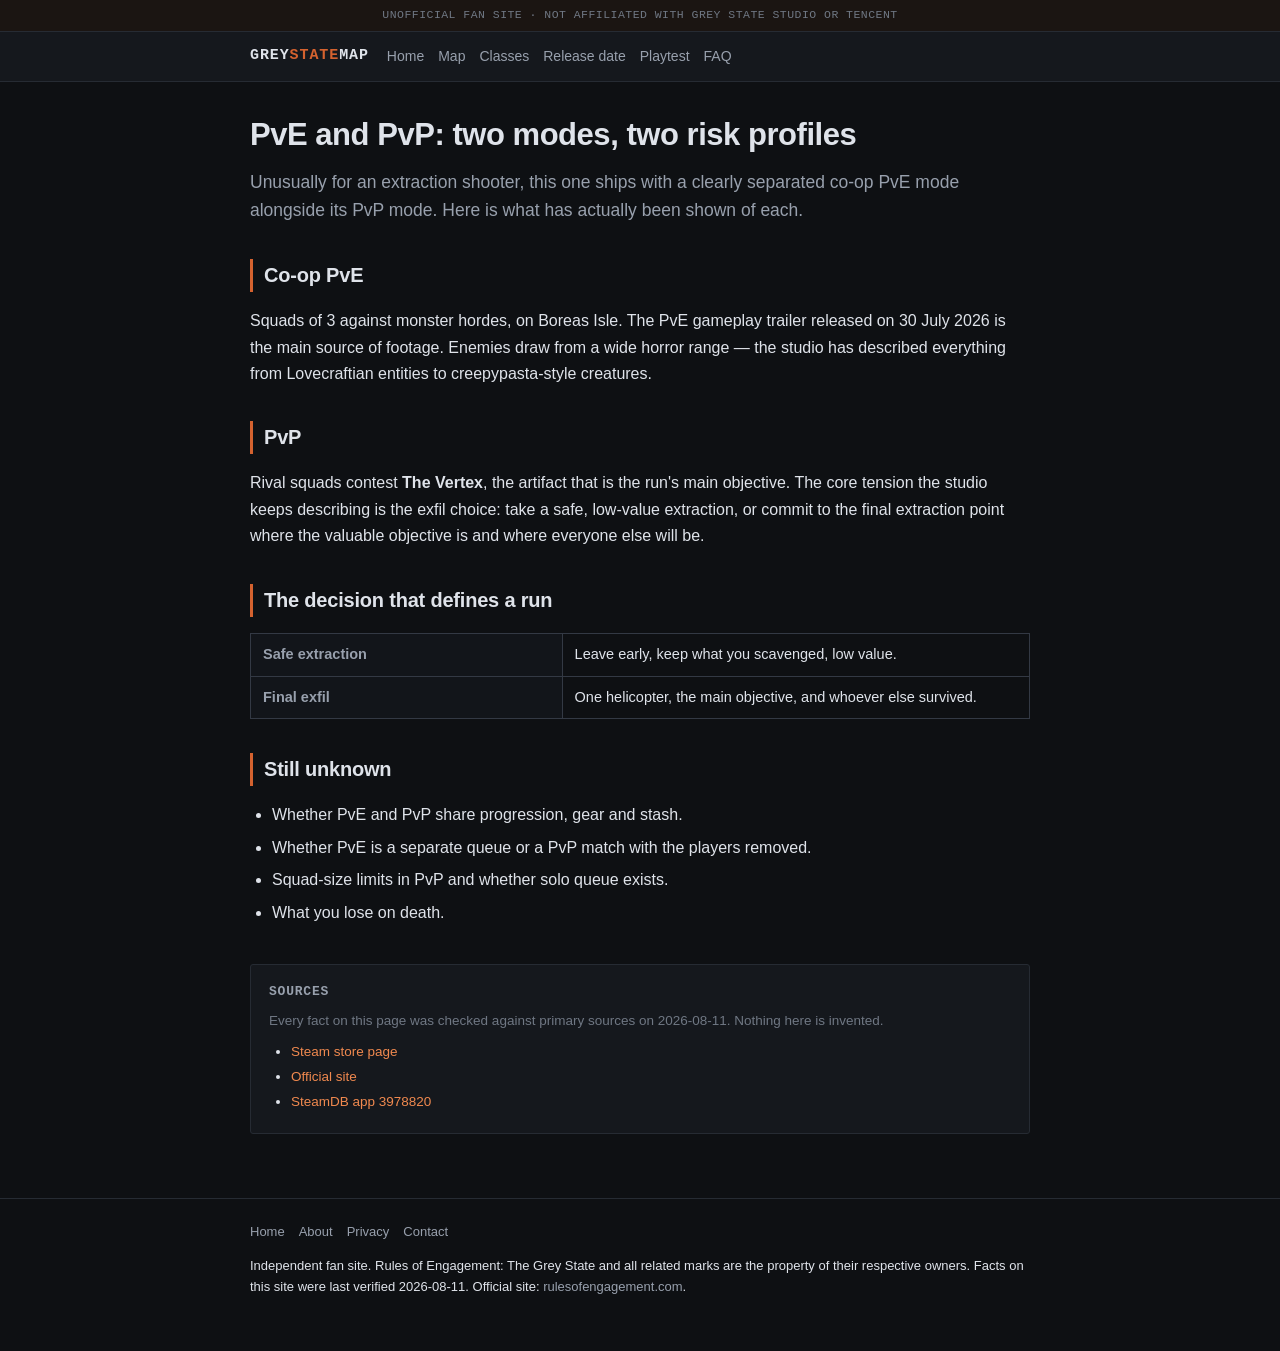
<file: pve-vs-pvp.html>
<!DOCTYPE html>
<html lang="en">
<head>
<meta charset="utf-8">
<meta name="viewport" content="width=device-width,initial-scale=1">
<title>PvE vs PvP in The Grey State — How the Two Modes Differ</title>
<meta name="description" content="The Grey State splits into a co-op PvE mode against monster hordes and a PvP mode where squads fight over The Vertex. Here is what is confirmed about each.">
<link rel="canonical" href="https://greystatemap.com/pve-vs-pvp">
<meta property="og:type" content="website">
<meta property="og:title" content="PvE vs PvP in The Grey State — How the Two Modes Differ">
<meta property="og:description" content="The Grey State splits into a co-op PvE mode against monster hordes and a PvP mode where squads fight over The Vertex. Here is what is confirmed about each.">
<meta property="og:url" content="https://greystatemap.com/pve-vs-pvp">
<meta property="og:site_name" content="GreyStateMap">
<meta name="twitter:card" content="summary_large_image">
<meta name="robots" content="index,follow,max-image-preview:large">
<link rel="icon" href="data:image/svg+xml,<svg xmlns='http://www.w3.org/2000/svg' viewBox='0 0 100 100'><rect width='100' height='100' rx='18' fill='%230e1013'/><path d='M22 74 L50 26 L78 74 Z' fill='none' stroke='%23d4622f' stroke-width='9' stroke-linejoin='round'/><circle cx='50' cy='62' r='7' fill='%23dfe3ea'/></svg>">
<meta property="og:image" content="https://greystatemap.com/og.png">
<meta name="twitter:image" content="https://greystatemap.com/og.png">
<link rel="stylesheet" href="style.css">
<meta name="msvalidate.01" content="692246642874888303302882D98ADB17"><script async src="https://www.googletagmanager.com/gtag/js?id=G-WZKBNHZBZ5"></script><script>window.dataLayer=window.dataLayer||[];function gtag(){dataLayer.push(arguments);}gtag("js",new Date());gtag("config","G-WZKBNHZBZ5");</script>

</head>
<body>
<div class="unofficial">UNOFFICIAL FAN SITE &middot; NOT AFFILIATED WITH GREY STATE STUDIO OR TENCENT</div>
<header class="site"><div class="wrap"><div class="bar">
<a class="logo" href="/">GREY<span>STATE</span>MAP</a>
<nav class="main"><a href="/">Home</a><a href="/boreas-isle-map">Map</a><a href="/classes">Classes</a><a href="/release-date">Release date</a><a href="/playtest">Playtest</a><a href="/faq">FAQ</a></nav>
</div></div></header>
<main><div class="wrap">
<h1>PvE and PvP: two modes, two risk profiles</h1>
<p class="lede">Unusually for an extraction shooter, this one ships with a clearly separated co-op PvE mode alongside its PvP mode. Here is what has actually been shown of each.</p>

<h2>Co-op PvE</h2>
<p>Squads of 3 against monster hordes, on Boreas Isle. The PvE gameplay trailer released
on 30 July 2026 is the main source of footage. Enemies draw from a wide horror range — the studio has
described everything from Lovecraftian entities to creepypasta-style creatures.</p>

<h2>PvP</h2>
<p>Rival squads contest <strong>The Vertex</strong>, the artifact that is the run's main
objective. The core tension the studio keeps describing is the exfil choice: take a safe, low-value
extraction, or commit to the final extraction point where the valuable objective is and where
everyone else will be.</p>

<h2>The decision that defines a run</h2>
<table class="tracker"><tbody>
<tr><th scope="row">Safe extraction</th><td>Leave early, keep what you scavenged, low value.</td></tr>
<tr><th scope="row">Final exfil</th><td>One helicopter, the main objective, and whoever else survived.</td></tr>
</tbody></table>

<h2>Still unknown</h2>
<ul>
<li>Whether PvE and PvP share progression, gear and stash.</li>
<li>Whether PvE is a separate queue or a PvP match with the players removed.</li>
<li>Squad-size limits in PvP and whether solo queue exists.</li>
<li>What you lose on death.</li>
</ul>

<div class="sources"><h2>Sources</h2><p>Every fact on this page was checked against primary sources on 2026-08-11. Nothing here is invented.</p><ul><li><a href="https://store.steampowered.com/app/3978820/Rules_of_Engagement_The_Grey_State/" rel="nofollow noopener" target="_blank">Steam store page</a></li><li><a href="https://rulesofengagement.com/" rel="nofollow noopener" target="_blank">Official site</a></li><li><a href="https://steamdb.info/app/3978820/" rel="nofollow noopener" target="_blank">SteamDB app 3978820</a></li></ul></div>

</div></main>
<footer class="site"><div class="wrap">
<nav><a href="/">Home</a><a href="/about">About</a><a href="/privacy">Privacy</a>
<a href="mailto:contact@greystatemap.com">Contact</a></nav>
<p>Independent fan site. Rules of Engagement: The Grey State and all related marks are the property of their respective owners.
Facts on this site were last verified 2026-08-11. Official site:
<a href="https://rulesofengagement.com/" rel="nofollow noopener" target="_blank">rulesofengagement.com</a>.</p>
</div></footer>
</body>
</html>
</file>
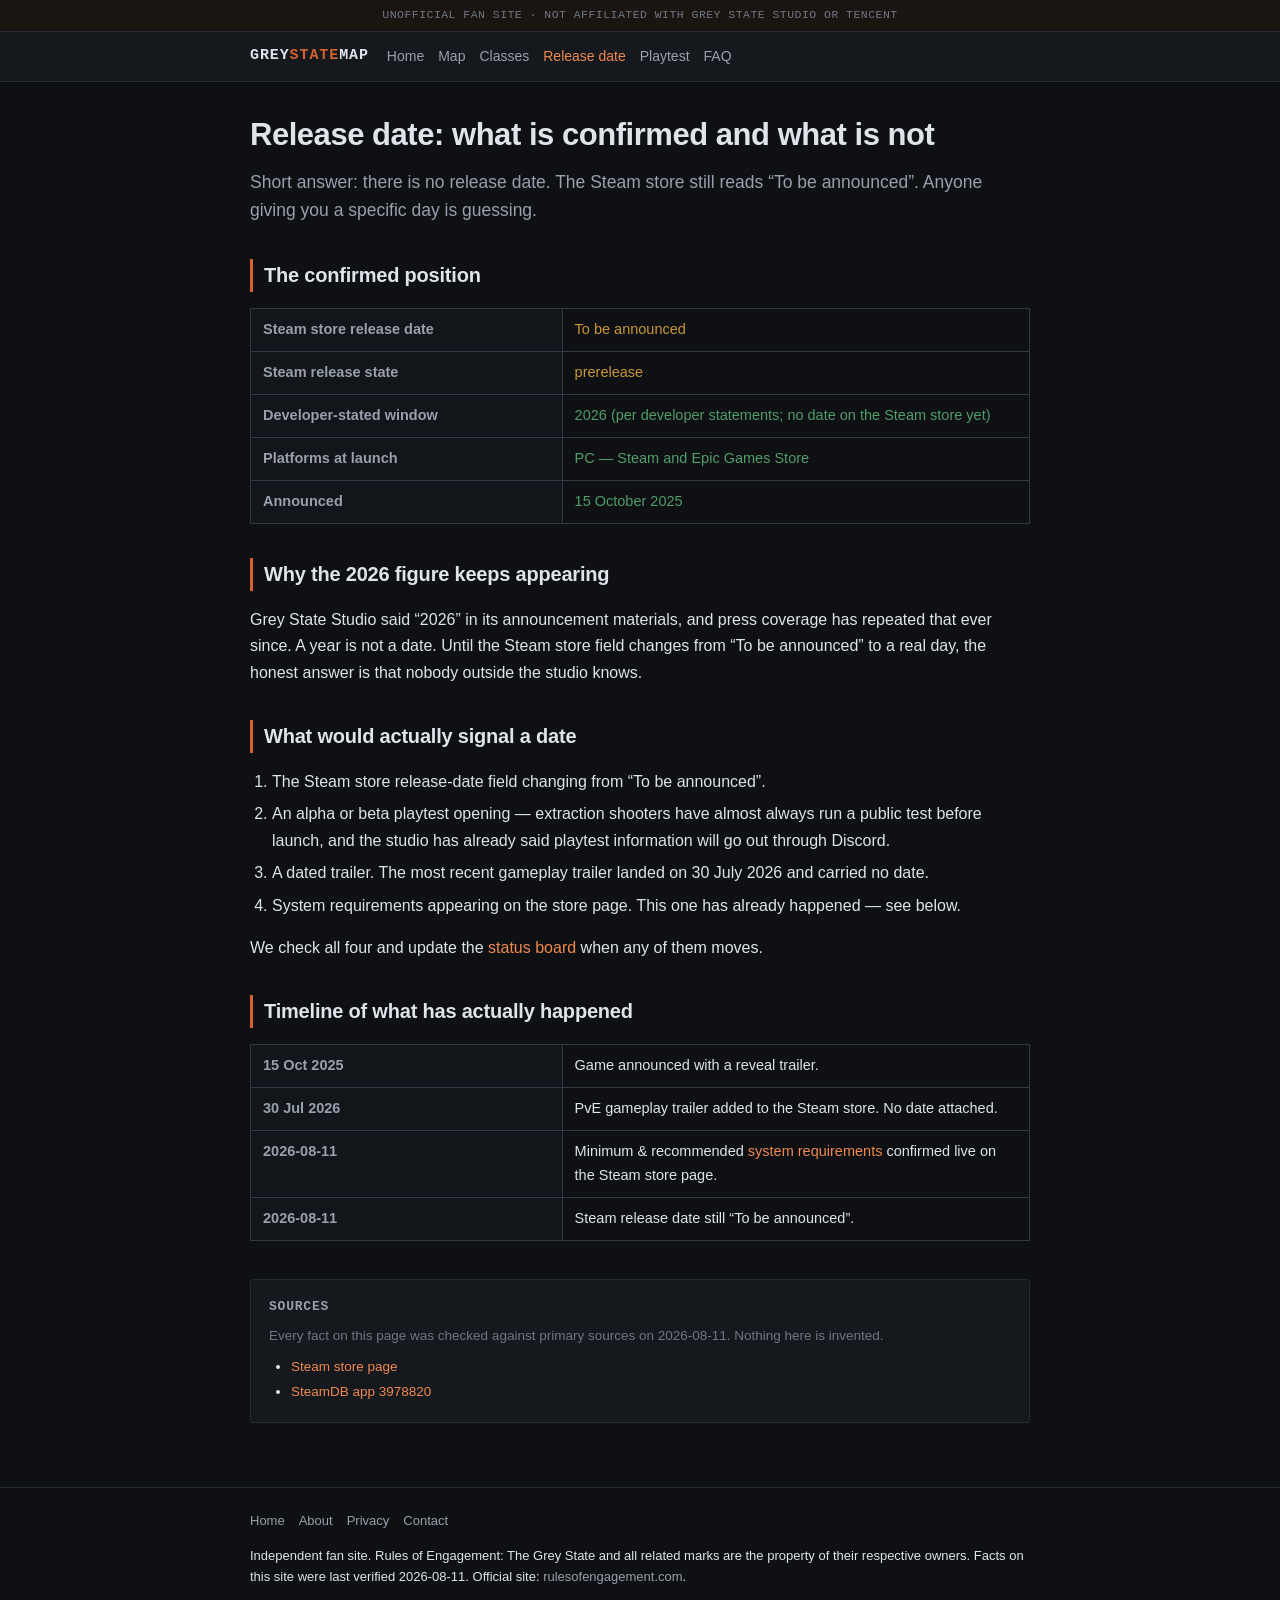
<file: release-date.html>
<!DOCTYPE html>
<html lang="en">
<head>
<meta charset="utf-8">
<meta name="viewport" content="width=device-width,initial-scale=1">
<title>Rules of Engagement: The Grey State Release Date — What Is Confirmed</title>
<meta name="description" content="The Grey State has no confirmed release date. Here is exactly what Grey State Studio and the Steam store say, what press outlets have inferred, and how to tell them apart.">
<link rel="canonical" href="https://greystatemap.com/release-date">
<meta property="og:type" content="website">
<meta property="og:title" content="Rules of Engagement: The Grey State Release Date — What Is Confirmed">
<meta property="og:description" content="The Grey State has no confirmed release date. Here is exactly what Grey State Studio and the Steam store say, what press outlets have inferred, and how to tell them apart.">
<meta property="og:url" content="https://greystatemap.com/release-date">
<meta property="og:site_name" content="GreyStateMap">
<meta name="twitter:card" content="summary_large_image">
<meta name="robots" content="index,follow,max-image-preview:large">
<link rel="icon" href="data:image/svg+xml,<svg xmlns='http://www.w3.org/2000/svg' viewBox='0 0 100 100'><rect width='100' height='100' rx='18' fill='%230e1013'/><path d='M22 74 L50 26 L78 74 Z' fill='none' stroke='%23d4622f' stroke-width='9' stroke-linejoin='round'/><circle cx='50' cy='62' r='7' fill='%23dfe3ea'/></svg>">
<meta property="og:image" content="https://greystatemap.com/og.png">
<meta name="twitter:image" content="https://greystatemap.com/og.png">
<link rel="stylesheet" href="style.css">
<meta name="msvalidate.01" content="692246642874888303302882D98ADB17"><script async src="https://www.googletagmanager.com/gtag/js?id=G-WZKBNHZBZ5"></script><script>window.dataLayer=window.dataLayer||[];function gtag(){dataLayer.push(arguments);}gtag("js",new Date());gtag("config","G-WZKBNHZBZ5");</script>

</head>
<body>
<div class="unofficial">UNOFFICIAL FAN SITE &middot; NOT AFFILIATED WITH GREY STATE STUDIO OR TENCENT</div>
<header class="site"><div class="wrap"><div class="bar">
<a class="logo" href="/">GREY<span>STATE</span>MAP</a>
<nav class="main"><a href="/">Home</a><a href="/boreas-isle-map">Map</a><a href="/classes">Classes</a><a href="/release-date" aria-current="page">Release date</a><a href="/playtest">Playtest</a><a href="/faq">FAQ</a></nav>
</div></div></header>
<main><div class="wrap">
<h1>Release date: what is confirmed and what is not</h1>
<p class="lede">Short answer: there is no release date. The Steam store still reads &ldquo;To be announced&rdquo;. Anyone giving you a specific day is guessing.</p>

<h2>The confirmed position</h2>
<table class="tracker"><tbody>
<tr><th scope="row">Steam store release date</th><td class="s-warn">To be announced</td></tr>
<tr><th scope="row">Steam release state</th><td class="s-warn">prerelease</td></tr>
<tr><th scope="row">Developer-stated window</th><td class="s-ok">2026 (per developer statements; no date on the Steam store yet)</td></tr>
<tr><th scope="row">Platforms at launch</th><td class="s-ok">PC — Steam and Epic Games Store</td></tr>
<tr><th scope="row">Announced</th><td class="s-ok">15 October 2025</td></tr>
</tbody></table>

<h2>Why the 2026 figure keeps appearing</h2>
<p>Grey State Studio said &ldquo;2026&rdquo; in its announcement materials, and press coverage has
repeated that ever since. A year is not a date. Until the Steam store field changes from
&ldquo;To be announced&rdquo; to a real day, the honest answer is that nobody outside the studio
knows.</p>

<h2>What would actually signal a date</h2>
<ol>
<li>The Steam store release-date field changing from &ldquo;To be announced&rdquo;.</li>
<li>An alpha or beta playtest opening — extraction shooters have almost always run a public test
  before launch, and the studio has already said playtest information will go out through Discord.</li>
<li>A dated trailer. The most recent gameplay trailer landed on 30 July 2026 and carried no date.</li>
<li>System requirements appearing on the store page. This one has already happened — see below.</li>
</ol>
<p>We check all four and update the <a href="/">status board</a> when any of them moves.</p>

<h2>Timeline of what has actually happened</h2>
<table class="tracker"><tbody>
<tr><th scope="row">15 Oct 2025</th><td>Game announced with a reveal trailer.</td></tr>
<tr><th scope="row">30 Jul 2026</th><td>PvE gameplay trailer added to the Steam store. No date attached.</td></tr>
<tr><th scope="row">2026-08-11</th><td>Minimum &amp; recommended <a href="/system-requirements">system requirements</a> confirmed live on the Steam store page.</td></tr>
<tr><th scope="row">2026-08-11</th><td>Steam release date still &ldquo;To be announced&rdquo;.</td></tr>
</tbody></table>

<div class="sources"><h2>Sources</h2><p>Every fact on this page was checked against primary sources on 2026-08-11. Nothing here is invented.</p><ul><li><a href="https://store.steampowered.com/app/3978820/Rules_of_Engagement_The_Grey_State/" rel="nofollow noopener" target="_blank">Steam store page</a></li><li><a href="https://steamdb.info/app/3978820/" rel="nofollow noopener" target="_blank">SteamDB app 3978820</a></li></ul></div>

</div></main>
<footer class="site"><div class="wrap">
<nav><a href="/">Home</a><a href="/about">About</a><a href="/privacy">Privacy</a>
<a href="mailto:contact@greystatemap.com">Contact</a></nav>
<p>Independent fan site. Rules of Engagement: The Grey State and all related marks are the property of their respective owners.
Facts on this site were last verified 2026-08-11. Official site:
<a href="https://rulesofengagement.com/" rel="nofollow noopener" target="_blank">rulesofengagement.com</a>.</p>
</div></footer>
</body>
</html>
</file>
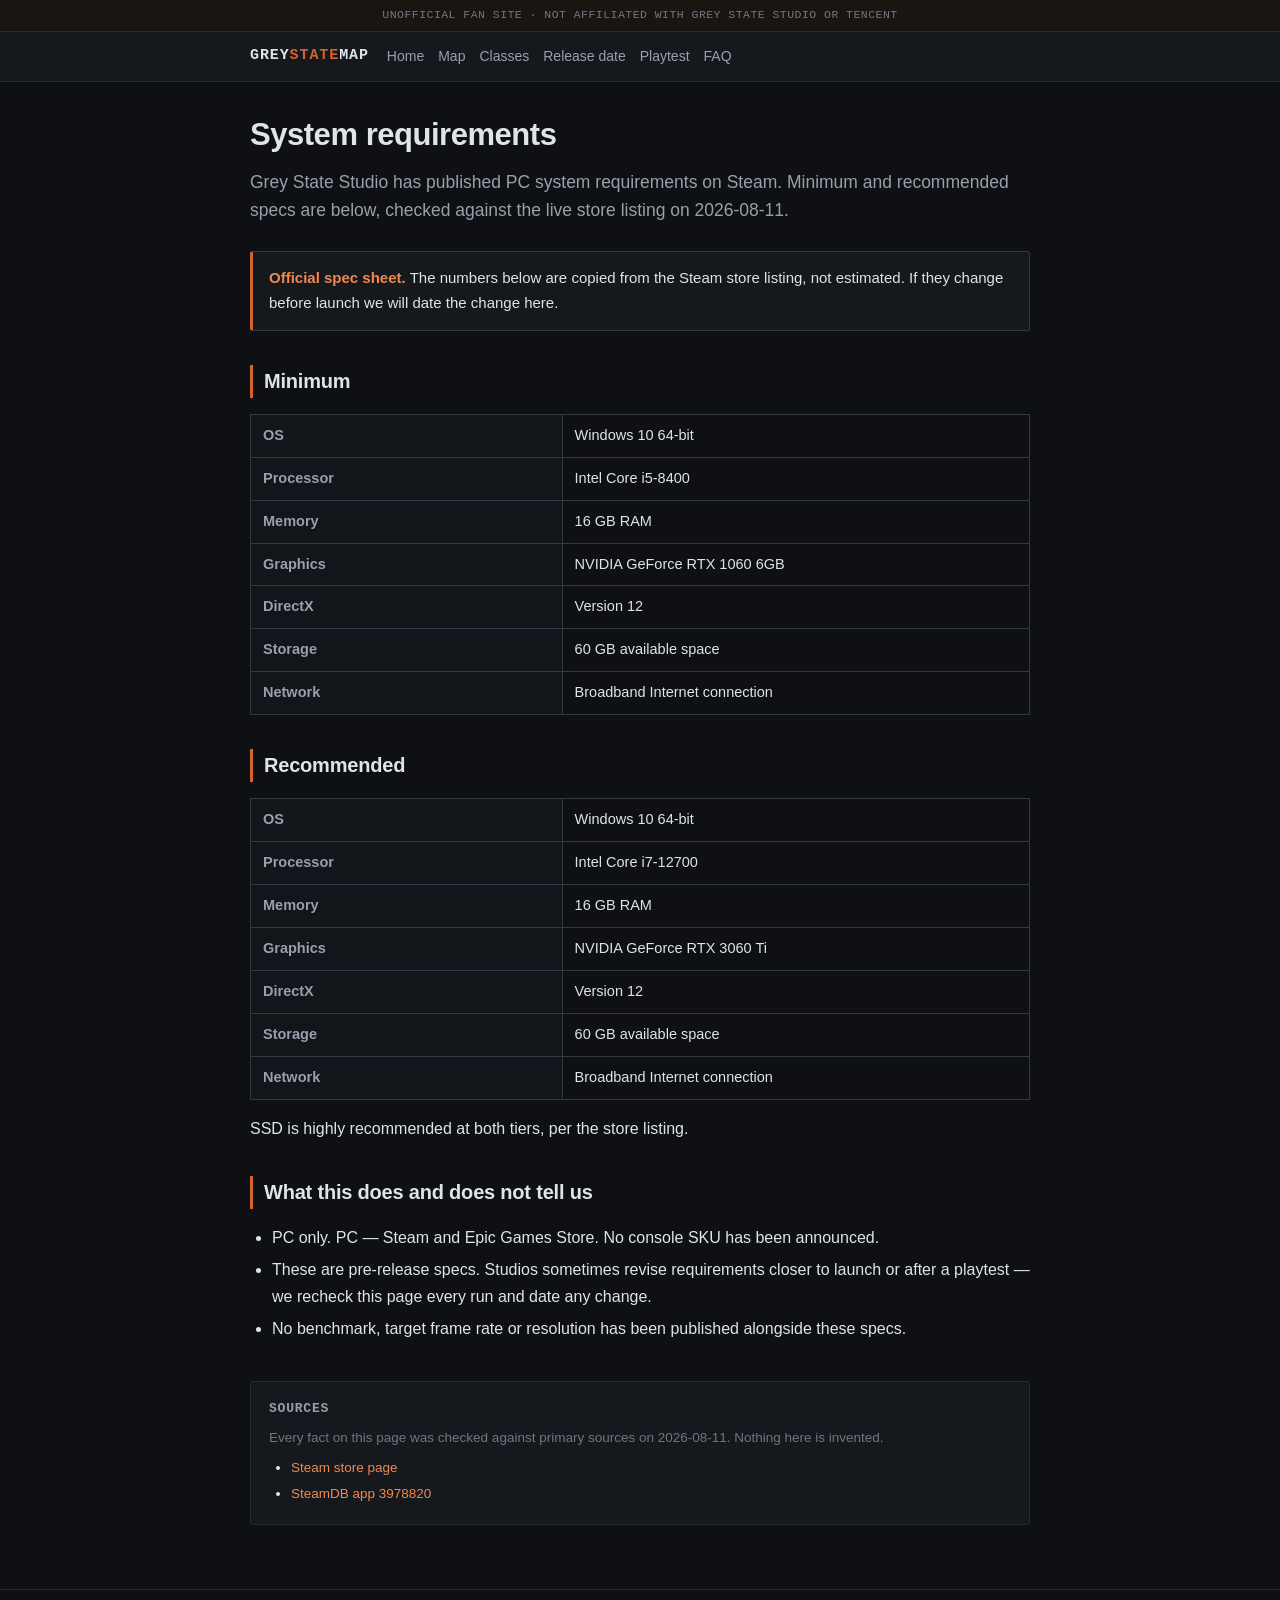
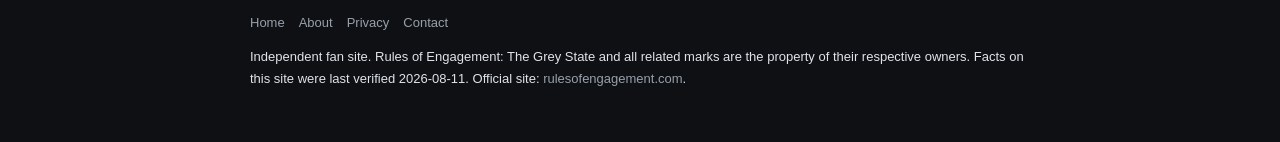
<file: system-requirements.html>
<!DOCTYPE html>
<html lang="en">
<head>
<meta charset="utf-8">
<meta name="viewport" content="width=device-width,initial-scale=1">
<title>The Grey State System Requirements — Minimum &amp; Recommended</title>
<meta name="description" content="Official minimum and recommended PC specs for Rules of Engagement: The Grey State, as published on Steam and checked against the live store listing.">
<link rel="canonical" href="https://greystatemap.com/system-requirements">
<meta property="og:type" content="website">
<meta property="og:title" content="The Grey State System Requirements — Minimum &amp; Recommended">
<meta property="og:description" content="Official minimum and recommended PC specs for Rules of Engagement: The Grey State, as published on Steam and checked against the live store listing.">
<meta property="og:url" content="https://greystatemap.com/system-requirements">
<meta property="og:site_name" content="GreyStateMap">
<meta name="twitter:card" content="summary_large_image">
<meta name="robots" content="index,follow,max-image-preview:large">
<link rel="icon" href="data:image/svg+xml,<svg xmlns='http://www.w3.org/2000/svg' viewBox='0 0 100 100'><rect width='100' height='100' rx='18' fill='%230e1013'/><path d='M22 74 L50 26 L78 74 Z' fill='none' stroke='%23d4622f' stroke-width='9' stroke-linejoin='round'/><circle cx='50' cy='62' r='7' fill='%23dfe3ea'/></svg>">
<meta property="og:image" content="https://greystatemap.com/og.png">
<meta name="twitter:image" content="https://greystatemap.com/og.png">
<link rel="stylesheet" href="style.css">
<meta name="msvalidate.01" content="692246642874888303302882D98ADB17"><script async src="https://www.googletagmanager.com/gtag/js?id=G-WZKBNHZBZ5"></script><script>window.dataLayer=window.dataLayer||[];function gtag(){dataLayer.push(arguments);}gtag("js",new Date());gtag("config","G-WZKBNHZBZ5");</script>

</head>
<body>
<div class="unofficial">UNOFFICIAL FAN SITE &middot; NOT AFFILIATED WITH GREY STATE STUDIO OR TENCENT</div>
<header class="site"><div class="wrap"><div class="bar">
<a class="logo" href="/">GREY<span>STATE</span>MAP</a>
<nav class="main"><a href="/">Home</a><a href="/boreas-isle-map">Map</a><a href="/classes">Classes</a><a href="/release-date">Release date</a><a href="/playtest">Playtest</a><a href="/faq">FAQ</a></nav>
</div></div></header>
<main><div class="wrap">
<h1>System requirements</h1>
<p class="lede">Grey State Studio has published PC system requirements on Steam. Minimum and recommended specs are below, checked against the live store listing on 2026-08-11.</p>

<div class="callout">
  <strong>Official spec sheet.</strong> The numbers below are copied from the Steam store listing,
  not estimated. If they change before launch we will date the change here.
</div>

<h2>Minimum</h2>
<table class="tracker"><tbody>
<tr><th scope="row">OS</th><td>Windows 10 64-bit</td></tr>
<tr><th scope="row">Processor</th><td>Intel Core i5-8400</td></tr>
<tr><th scope="row">Memory</th><td>16 GB RAM</td></tr>
<tr><th scope="row">Graphics</th><td>NVIDIA GeForce RTX 1060 6GB</td></tr>
<tr><th scope="row">DirectX</th><td>Version 12</td></tr>
<tr><th scope="row">Storage</th><td>60 GB available space</td></tr>
<tr><th scope="row">Network</th><td>Broadband Internet connection</td></tr>
</tbody></table>

<h2>Recommended</h2>
<table class="tracker"><tbody>
<tr><th scope="row">OS</th><td>Windows 10 64-bit</td></tr>
<tr><th scope="row">Processor</th><td>Intel Core i7-12700</td></tr>
<tr><th scope="row">Memory</th><td>16 GB RAM</td></tr>
<tr><th scope="row">Graphics</th><td>NVIDIA GeForce RTX 3060 Ti</td></tr>
<tr><th scope="row">DirectX</th><td>Version 12</td></tr>
<tr><th scope="row">Storage</th><td>60 GB available space</td></tr>
<tr><th scope="row">Network</th><td>Broadband Internet connection</td></tr>
</tbody></table>

<p>SSD is highly recommended at both tiers, per the store listing.</p>

<h2>What this does and does not tell us</h2>
<ul>
<li>PC only. PC — Steam and Epic Games Store. No console SKU has been announced.</li>
<li>These are pre-release specs. Studios sometimes revise requirements closer to launch or after a
  playtest — we recheck this page every run and date any change.</li>
<li>No benchmark, target frame rate or resolution has been published alongside these specs.</li>
</ul>

<div class="sources"><h2>Sources</h2><p>Every fact on this page was checked against primary sources on 2026-08-11. Nothing here is invented.</p><ul><li><a href="https://store.steampowered.com/app/3978820/Rules_of_Engagement_The_Grey_State/" rel="nofollow noopener" target="_blank">Steam store page</a></li><li><a href="https://steamdb.info/app/3978820/" rel="nofollow noopener" target="_blank">SteamDB app 3978820</a></li></ul></div>

</div></main>
<footer class="site"><div class="wrap">
<nav><a href="/">Home</a><a href="/about">About</a><a href="/privacy">Privacy</a>
<a href="mailto:contact@greystatemap.com">Contact</a></nav>
<p>Independent fan site. Rules of Engagement: The Grey State and all related marks are the property of their respective owners.
Facts on this site were last verified 2026-08-11. Official site:
<a href="https://rulesofengagement.com/" rel="nofollow noopener" target="_blank">rulesofengagement.com</a>.</p>
</div></footer>
</body>
</html>
</file>
<file: style.css>
/* GreyStateMap — 冷灰 + 锈红，pre-release 战术资料风 */
:root{
  --bg:#0e1013; --bg2:#15181d; --line:#262b33; --line2:#333944;
  --fg:#dfe3ea; --dim:#98a0ad; --dim2:#6f7783;
  --accent:#d4622f; --accent2:#f0894f;
  --ok:#4f9d69; --warn:#c9973a; --wait:#5b7fa8;
  --mono:ui-monospace,SFMono-Regular,"SF Mono",Menlo,Consolas,monospace;
}
*{box-sizing:border-box}
html{-webkit-text-size-adjust:100%}
body{margin:0;background:var(--bg);color:var(--fg);
  font:16px/1.65 -apple-system,BlinkMacSystemFont,"Segoe UI",Roboto,Helvetica,Arial,sans-serif}
a{color:var(--accent2);text-decoration:none}
a:hover{text-decoration:underline}
.wrap{max-width:820px;margin:0 auto;padding:0 20px}

header.site{border-bottom:1px solid var(--line);background:var(--bg2);position:sticky;top:0;z-index:20}
.bar{display:flex;align-items:center;gap:18px;flex-wrap:wrap;padding:12px 0}
.logo{font-family:var(--mono);font-weight:700;font-size:15px;letter-spacing:.06em;
  color:var(--fg);text-transform:uppercase;white-space:nowrap}
.logo span{color:var(--accent)}
nav.main{display:flex;gap:14px;flex-wrap:wrap}
nav.main a{font-size:14px;color:var(--dim)}
nav.main a:hover,nav.main a[aria-current="page"]{color:var(--accent2);text-decoration:none}

.unofficial{background:#1b1512;border-bottom:1px solid var(--line);
  font-family:var(--mono);font-size:11.5px;letter-spacing:.04em;color:var(--dim2);
  padding:6px 0;text-align:center}

main{padding:34px 0 12px}
h1{font-size:31px;line-height:1.22;margin:0 0 14px;letter-spacing:-.015em}
.lede{font-size:17.5px;color:var(--dim);margin:0 0 26px}
h2{font-size:20px;margin:34px 0 12px;letter-spacing:-.01em;
  border-left:3px solid var(--accent);padding-left:11px}
h3{font-size:16px;margin:24px 0 8px}
p,li{color:var(--fg)}
ul,ol{padding-left:22px}
li{margin:6px 0}
em{color:var(--dim)}

.callout{background:var(--bg2);border:1px solid var(--line2);border-left:3px solid var(--accent);
  padding:14px 16px;margin:22px 0;border-radius:3px;font-size:15px}
.callout strong{color:var(--accent2)}

table.tracker{width:100%;border-collapse:collapse;margin:16px 0;font-size:14.5px}
table.tracker th,table.tracker td{border:1px solid var(--line2);padding:9px 12px;text-align:left;
  vertical-align:top}
table.tracker thead th{background:var(--bg2);font-family:var(--mono);font-size:12px;
  letter-spacing:.05em;text-transform:uppercase;color:var(--dim)}
table.tracker tbody th{background:#12151a;color:var(--dim);font-weight:600;width:40%}
.s-ok{color:var(--ok)}
.s-warn{color:var(--warn)}
.s-wait{color:var(--wait)}

ul.cards{list-style:none;padding:0;display:grid;gap:10px;
  grid-template-columns:repeat(auto-fit,minmax(240px,1fr))}
ul.cards li{margin:0}
ul.cards a{display:block;background:var(--bg2);border:1px solid var(--line2);border-radius:3px;
  padding:13px 15px;height:100%}
ul.cards a:hover{border-color:var(--accent);text-decoration:none}
ul.cards strong{display:block;color:var(--fg);margin-bottom:3px;font-size:15px}
ul.cards span{color:var(--dim);font-size:13.5px;line-height:1.5}

.map-shell{background:
  repeating-linear-gradient(45deg,#12151a 0 12px,#141820 12px 24px);
  border:1px solid var(--line2);border-radius:3px;min-height:280px;
  display:flex;align-items:center;justify-content:center;padding:28px;margin:8px 0 26px}
.map-shell-inner{text-align:center;max-width:460px}
.map-badge{display:inline-block;font-family:var(--mono);font-size:11.5px;letter-spacing:.06em;
  text-transform:uppercase;color:var(--warn);border:1px solid var(--warn);
  padding:4px 10px;border-radius:2px;margin-bottom:12px}
.map-shell p{color:var(--dim);font-size:14.5px;margin:0}

.sources{margin:38px 0 0;padding:16px 18px;background:var(--bg2);
  border:1px solid var(--line);border-radius:3px}
.sources h2{font-size:13px;font-family:var(--mono);letter-spacing:.06em;text-transform:uppercase;
  border:0;padding:0;margin:0 0 8px;color:var(--dim)}
.sources p{font-size:13.5px;color:var(--dim2);margin:0 0 8px}
.sources ul{margin:0;font-size:13.5px}
.sources li{margin:3px 0}

.faq dt{font-weight:600;margin:20px 0 5px;color:var(--fg)}
.faq dd{margin:0;color:var(--dim)}

footer.site{border-top:1px solid var(--line);margin-top:52px;padding:22px 0 40px;
  font-size:13px;color:var(--dim2)}
footer.site nav{display:flex;gap:14px;flex-wrap:wrap;margin-bottom:10px}
footer.site a{color:var(--dim)}

@media (max-width:600px){
  h1{font-size:25px}
  .lede{font-size:16px}
  table.tracker tbody th{width:44%}
}
</file>
